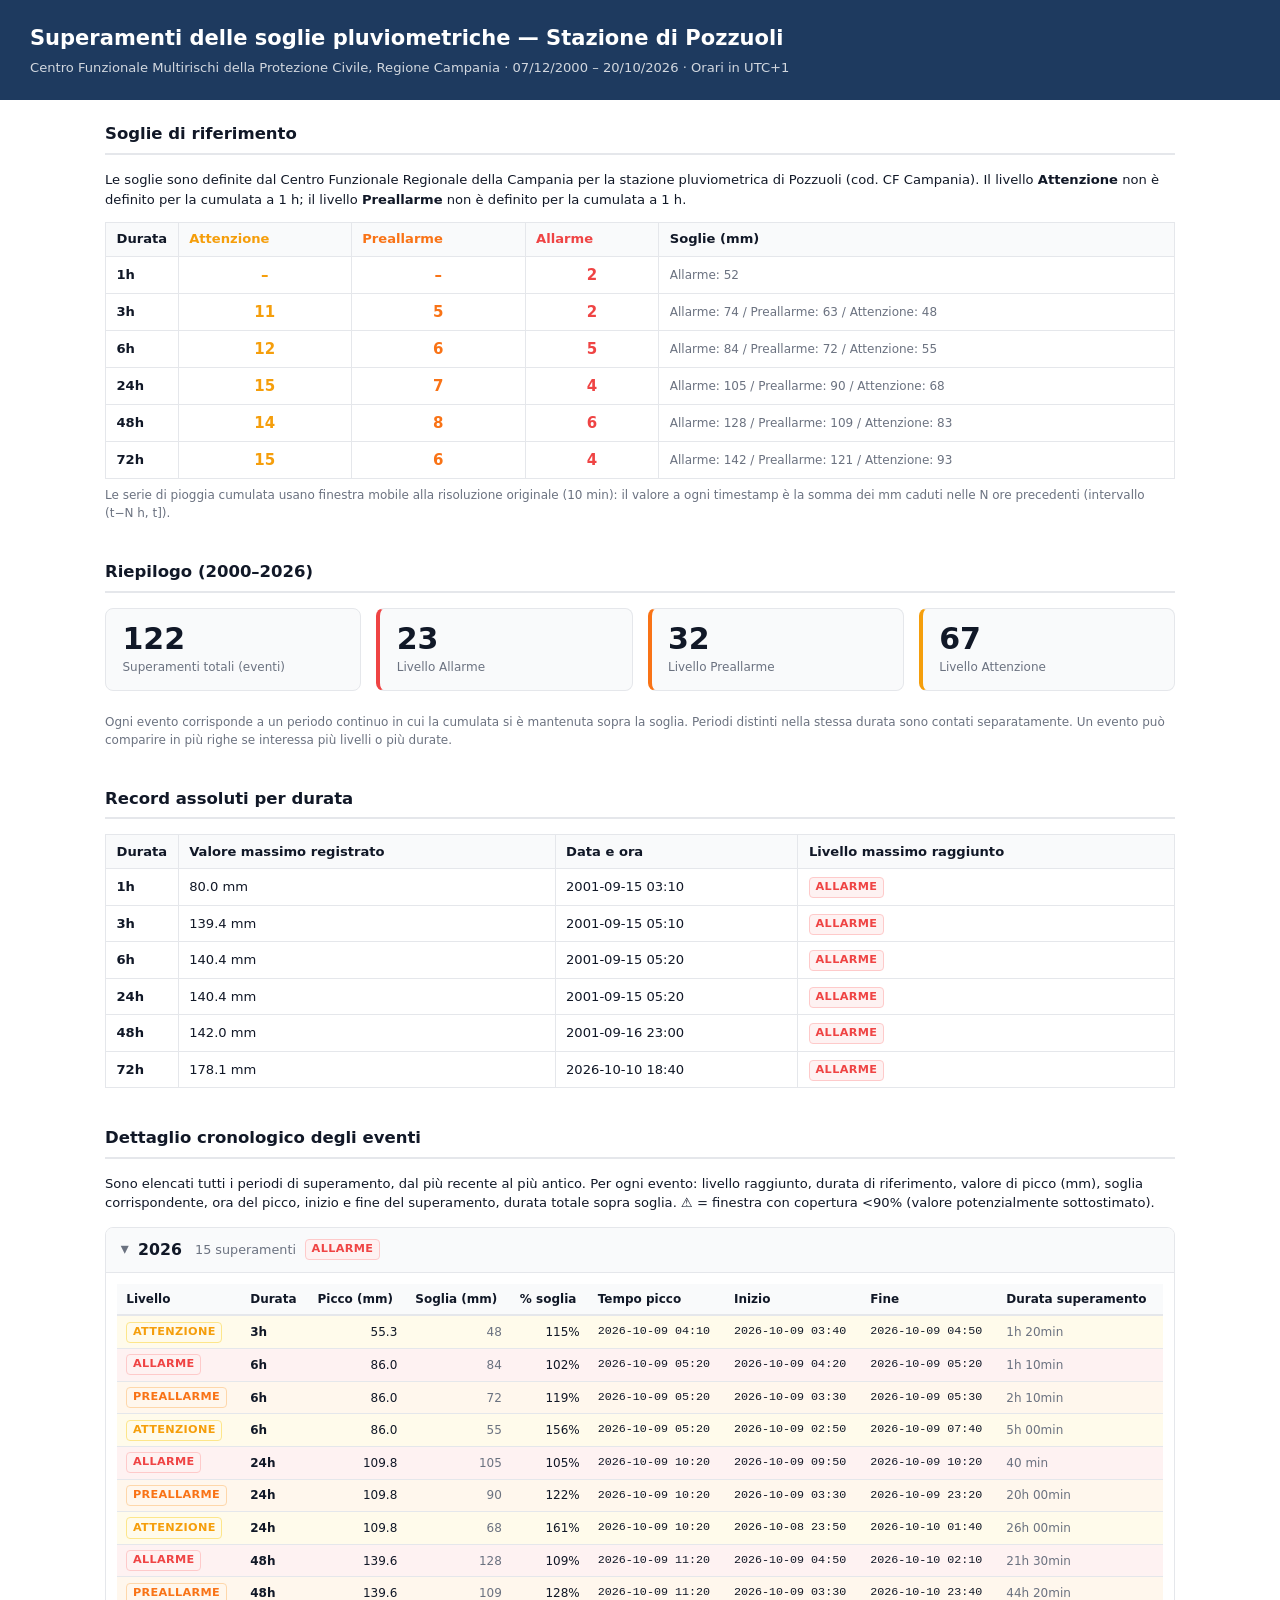
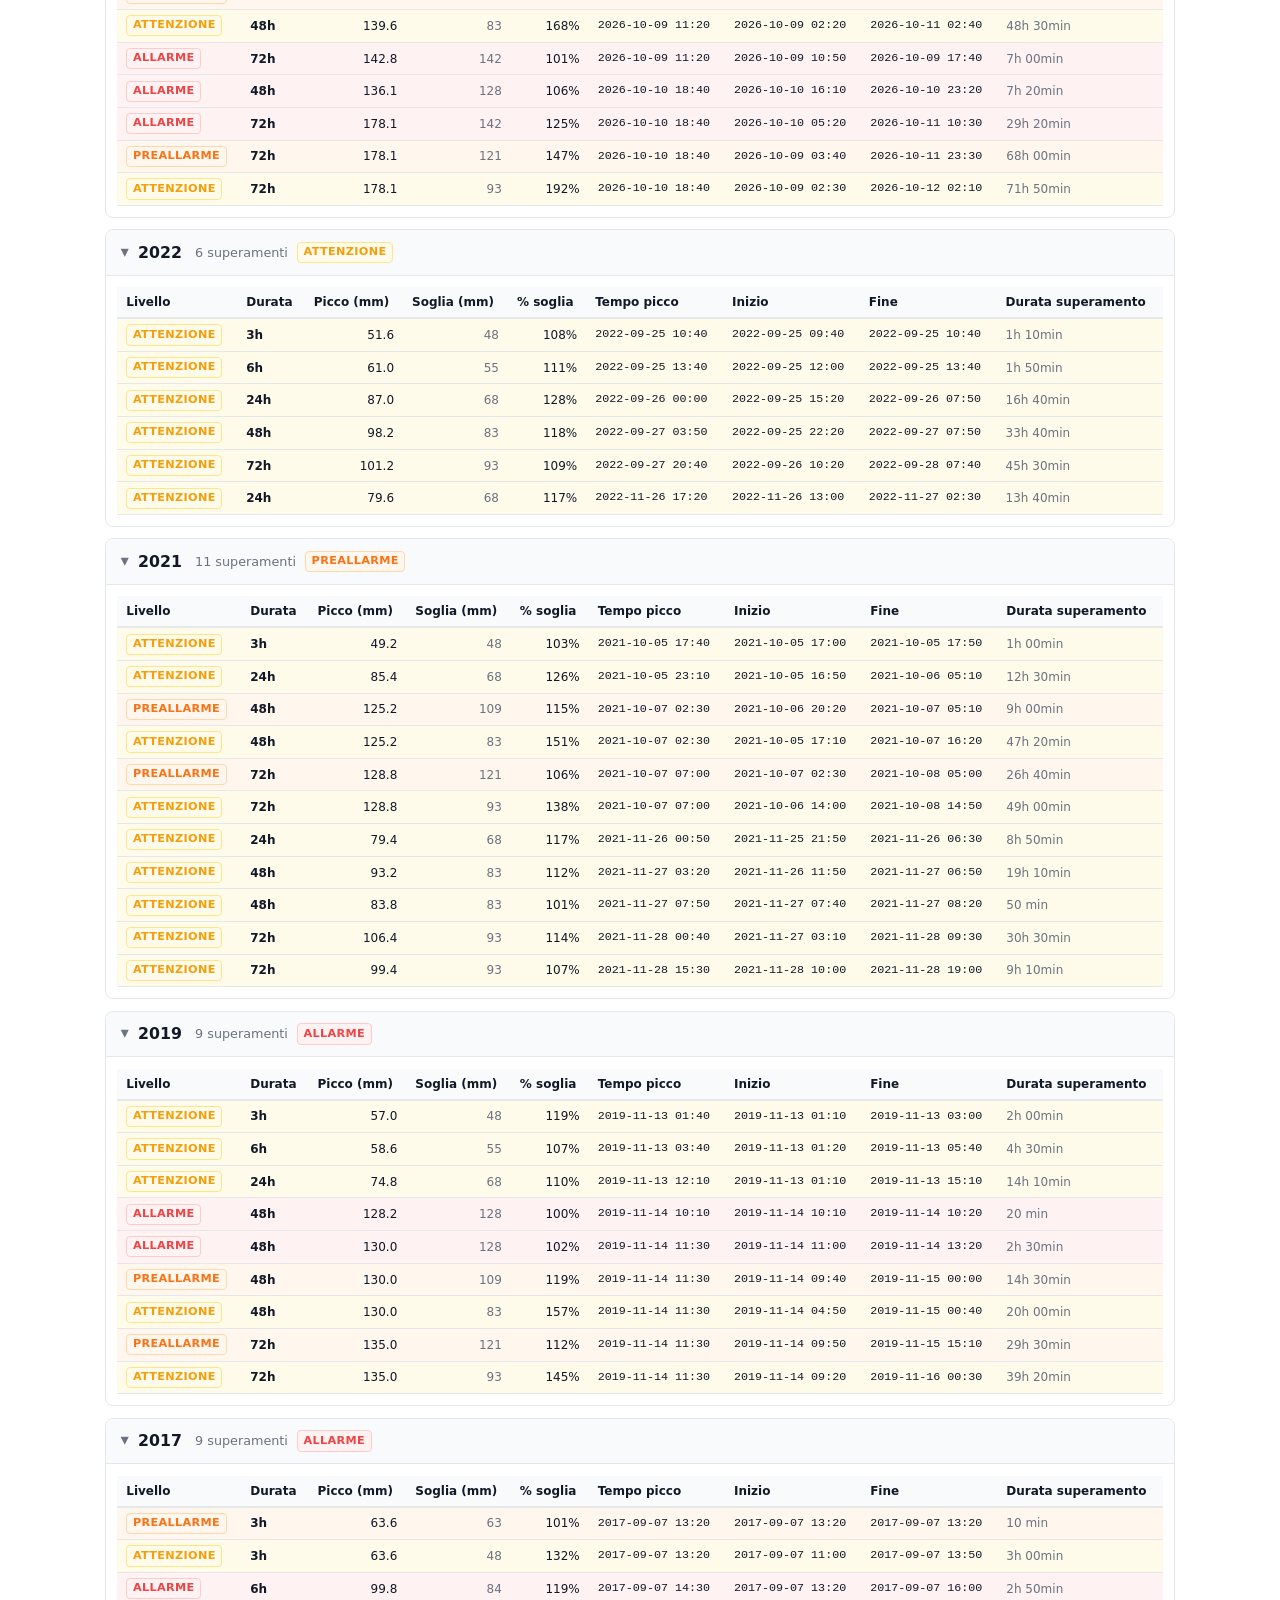
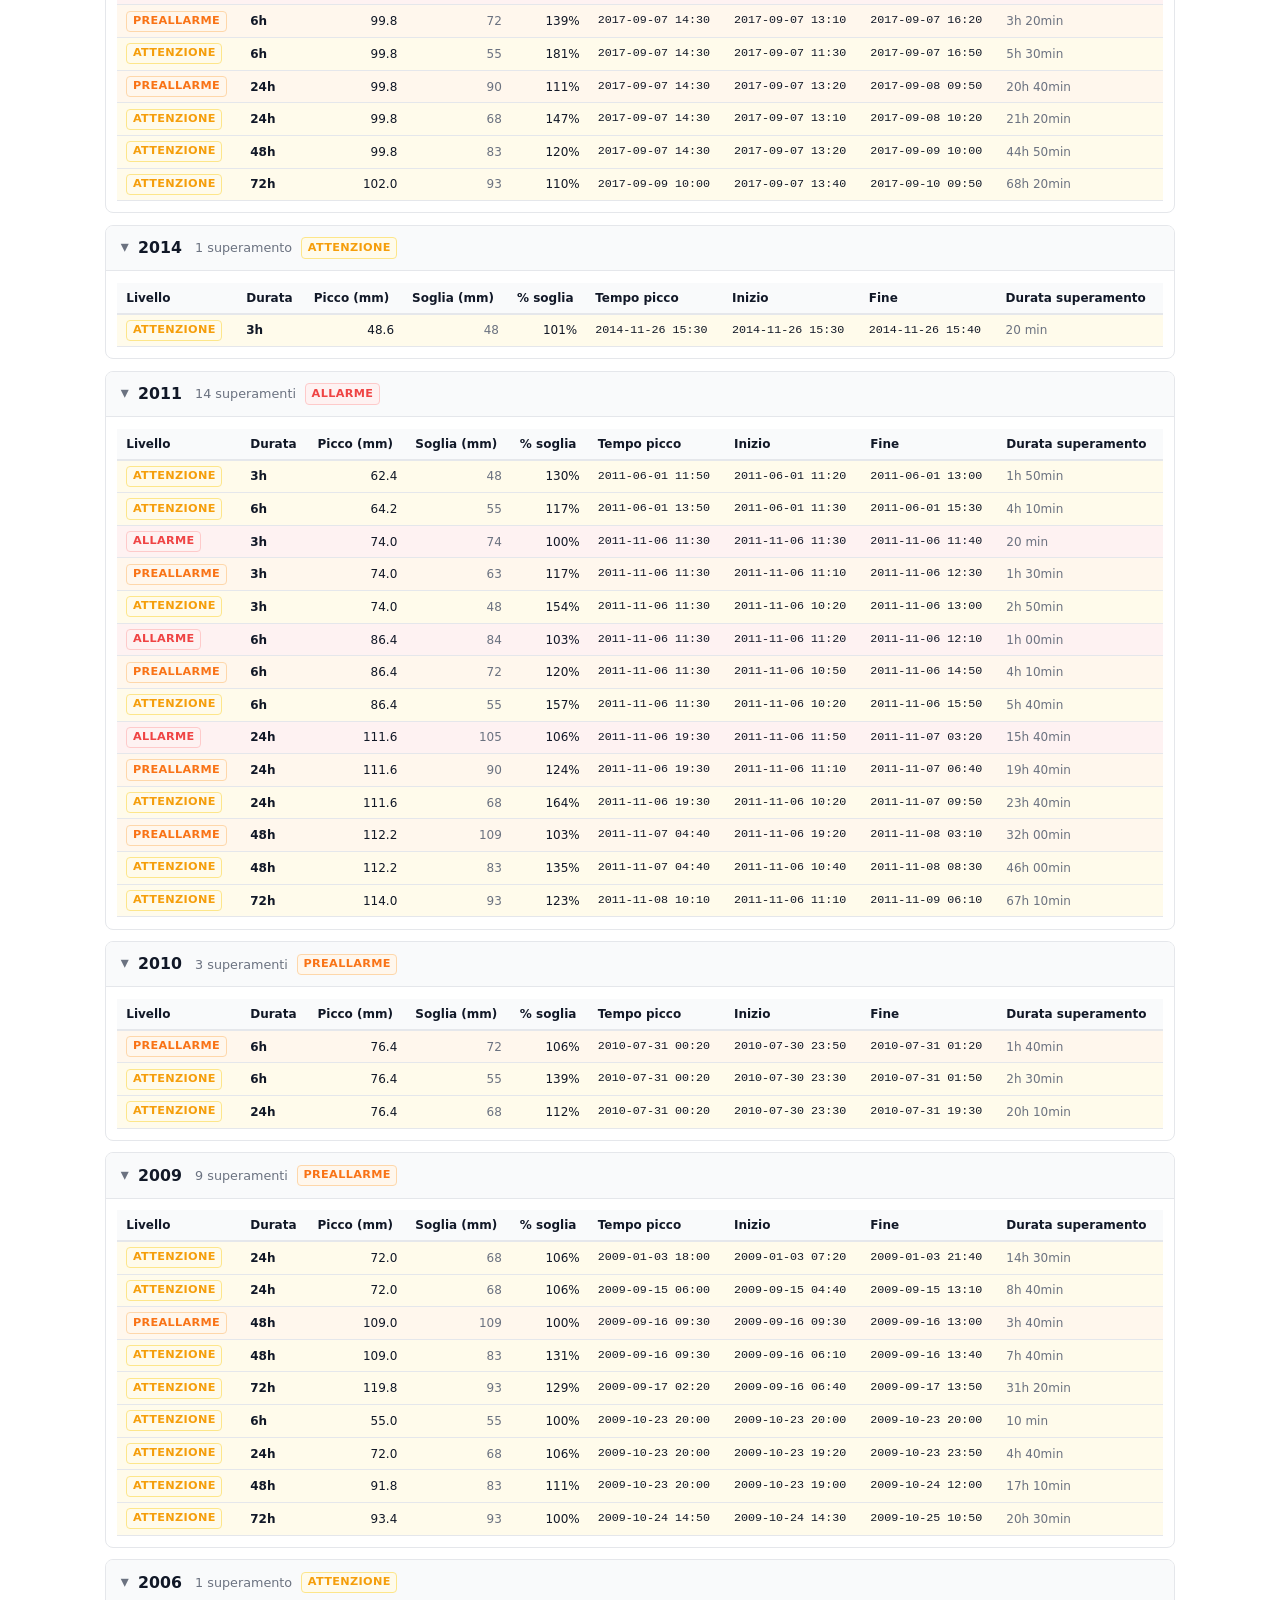
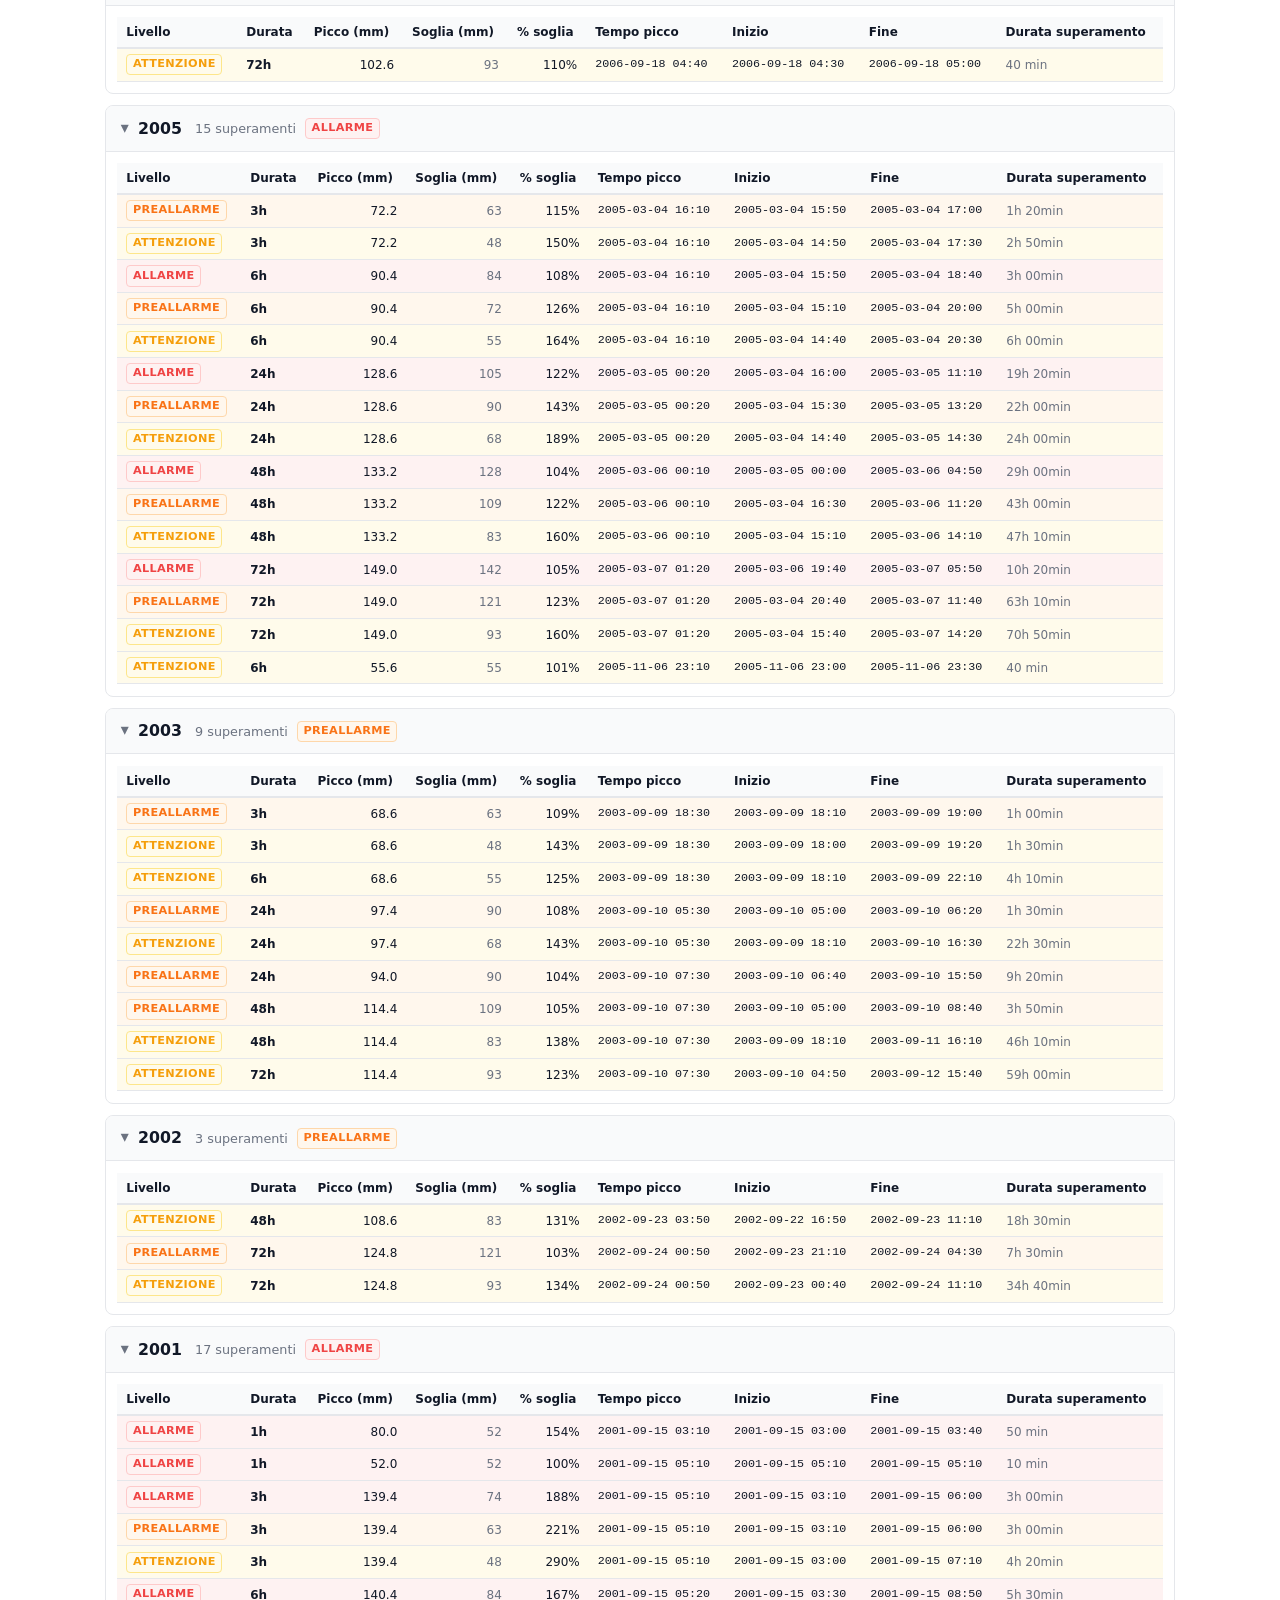
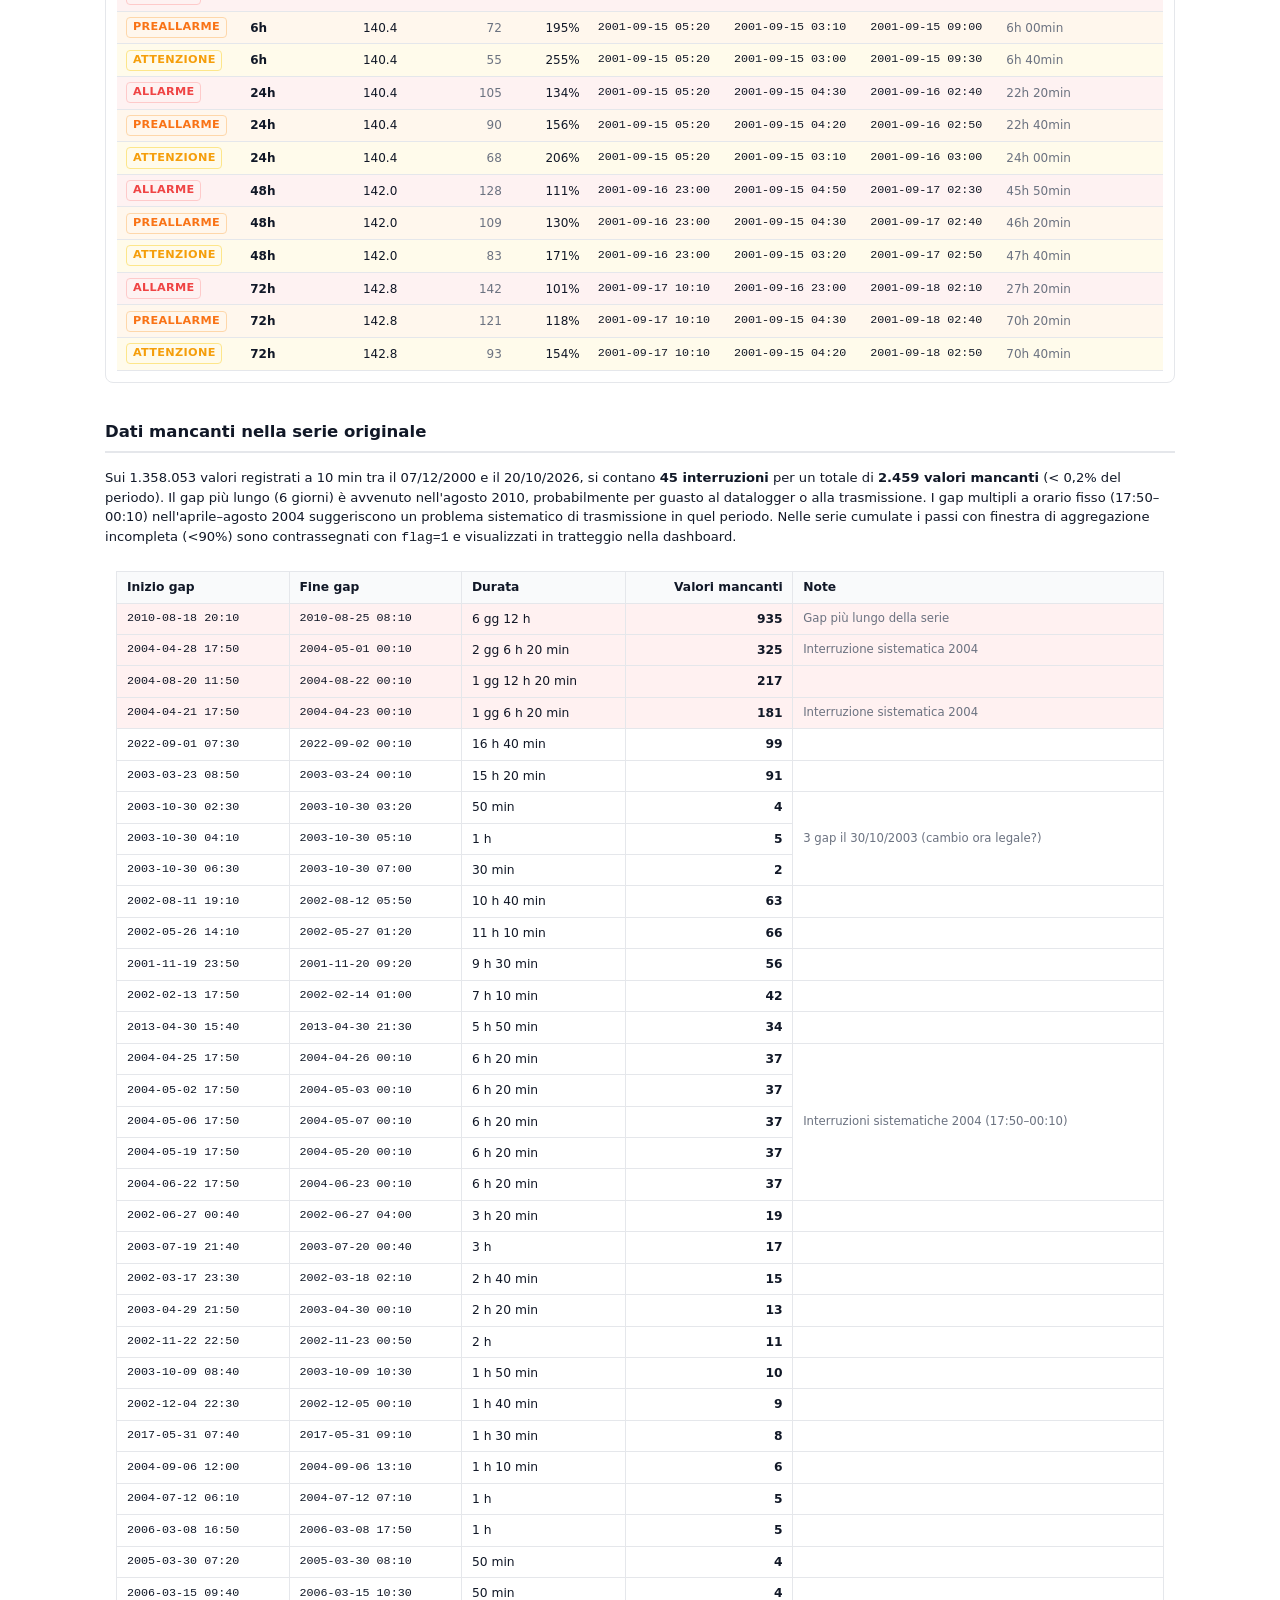
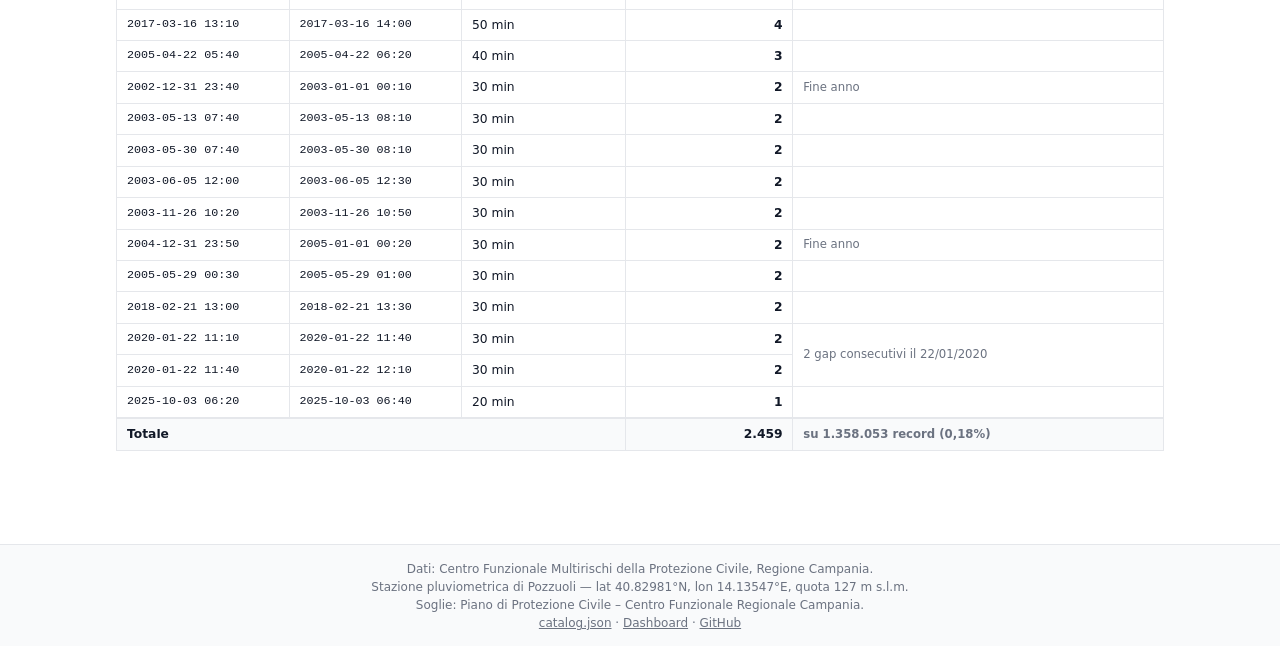
<file: pozzuoli_1.html>
<!doctype html>
<html lang="it">
<head>
<meta charset="utf-8">
<meta name="viewport" content="width=device-width, initial-scale=1">
<title>Superamenti soglie pluviometriche – Pozzuoli (2000–2026)</title>
<style>
:root {
  --att: #f59e0b; --att-bg: #fffbeb; --att-bd: #fde68a;
  --pre: #f97316; --pre-bg: #fff7ed; --pre-bd: #fed7aa;
  --all: #ef4444; --all-bg: #fef2f2; --all-bd: #fecaca;
  --muted: #6b7280; --border: #e5e7eb; --text: #111827;
  --surface: #ffffff; --surface2: #f9fafb;
  font-size: 15px;
}
@media (prefers-color-scheme: dark) {
  :root {
    --att: #fbbf24; --att-bg: #1c1505; --att-bd: #78450a;
    --pre: #fb923c; --pre-bg: #1c0e05; --pre-bd: #7c3200;
    --all: #f87171; --all-bg: #1f0808; --all-bd: #7f1d1d;
    --muted: #9ca3af; --border: #374151; --text: #f3f4f6;
    --surface: #111827; --surface2: #1f2937;
  }
}
* { box-sizing: border-box; margin: 0; padding: 0; }
body { font-family: system-ui, -apple-system, Segoe UI, Roboto, sans-serif; color: var(--text); background: var(--surface); line-height: 1.5; }
a { color: inherit; }

/* ---- header ---- */
header { background: #1e3a5f; color: #fff; padding: 1.5rem 2rem; }
header h1 { font-size: 1.4rem; font-weight: 700; }
header p { font-size: .875rem; opacity: .8; margin-top: .25rem; }

/* ---- main ---- */
main { max-width: 1100px; margin: 0 auto; padding: 1.5rem 1rem 3rem; }
section { margin-bottom: 2.5rem; }
h2 { font-size: 1.1rem; font-weight: 700; border-bottom: 2px solid var(--border); padding-bottom: .4rem; margin-bottom: 1rem; }
h3 { font-size: 1rem; font-weight: 600; margin-bottom: .6rem; }

/* ---- kpi cards ---- */
.kpi-row { display: flex; gap: 1rem; flex-wrap: wrap; margin-bottom: 1.5rem; }
.kpi { flex: 1 1 140px; background: var(--surface2); border: 1px solid var(--border); border-radius: 8px; padding: .9rem 1.1rem; }
.kpi .val { font-size: 2rem; font-weight: 700; line-height: 1.1; }
.kpi .lbl { font-size: .8rem; color: var(--muted); margin-top: .2rem; }
.kpi.att { border-left: 4px solid var(--att); }
.kpi.pre { border-left: 4px solid var(--pre); }
.kpi.all { border-left: 4px solid var(--all); }

/* ---- tabelle riepilogative ---- */
.sumtab, .rectab { width: 100%; border-collapse: collapse; font-size: .875rem; }
.sumtab th, .sumtab td, .rectab th, .rectab td { padding: .45rem .7rem; border: 1px solid var(--border); text-align: left; }
.sumtab thead th, .rectab thead th { background: var(--surface2); font-weight: 600; }
.sumtab .n { text-align: center; font-weight: 600; font-size: 1rem; }
.sumtab .col-att { color: var(--att); }
.sumtab .col-pre { color: var(--pre); }
.sumtab .col-all { color: var(--all); }
.sumtab .dur, .rectab .dur { font-weight: 700; width: 4rem; }
.sumtab .soglie { color: var(--muted); font-size: .8rem; }

/* ---- badge livello ---- */
.badge { display: inline-block; font-size: .75rem; font-weight: 700; border-radius: 4px; padding: .1em .5em; text-transform: uppercase; letter-spacing: .03em; }
.badge.att { background: var(--att-bg); color: var(--att); border: 1px solid var(--att-bd); }
.badge.pre { background: var(--pre-bg); color: var(--pre); border: 1px solid var(--pre-bd); }
.badge.all { background: var(--all-bg); color: var(--all); border: 1px solid var(--all-bd); }

/* ---- details per anno ---- */
details { margin-bottom: .75rem; border: 1px solid var(--border); border-radius: 8px; overflow: hidden; }
details[open] > summary { border-bottom: 1px solid var(--border); }
summary { display: flex; align-items: center; gap: .6rem; padding: .7rem 1rem; cursor: pointer; background: var(--surface2); list-style: none; user-select: none; }
summary::-webkit-details-marker { display: none; }
summary::before { content: "▶"; font-size: .7rem; color: var(--muted); transition: transform .15s; }
details[open] summary::before { transform: rotate(90deg); }
.yr { font-weight: 700; font-size: 1.05rem; min-width: 3.2rem; }
.ev-count { font-size: .85rem; color: var(--muted); }

/* ---- tabella eventi ---- */
.tbl-wrap { overflow-x: auto; padding: .75rem; }
.evtab { width: 100%; border-collapse: collapse; font-size: .8rem; white-space: nowrap; }
.evtab th { background: var(--surface2); padding: .4rem .6rem; text-align: left; border-bottom: 2px solid var(--border); font-weight: 600; position: sticky; top: 0; }
.evtab td { padding: .35rem .6rem; border-bottom: 1px solid var(--border); }
.evtab .num { text-align: right; font-variant-numeric: tabular-nums; }
.evtab .thr { color: var(--muted); }
.evtab .dur { font-weight: 700; }
.evtab .ts { font-family: ui-monospace, monospace; font-size: .78rem; }
.ev-att td { background: var(--att-bg); }
.ev-pre td { background: var(--pre-bg); }
.ev-all td { background: var(--all-bg); }
.evtab .dur-cell { color: var(--muted); }

/* ---- tabella gap ---- */
.gaptab { width: 100%; border-collapse: collapse; font-size: .82rem; }
.gaptab th, .gaptab td { padding: .4rem .65rem; border: 1px solid var(--border); text-align: left; }
.gaptab thead th { background: var(--surface2); font-weight: 600; }
.gaptab tfoot td { background: var(--surface2); font-weight: 600; border-top: 2px solid var(--border); }
.gaptab .ts { font-family: ui-monospace, monospace; font-size: .78rem; white-space: nowrap; }
.gaptab .n { text-align: right; font-variant-numeric: tabular-nums; font-weight: 600; }
.gaptab .gnote { color: var(--muted); font-size: .78rem; }
.gap-long td { background: #fff1f1; }
@media (prefers-color-scheme: dark) { .gap-long td { background: #1f0a0a; } }

/* ---- note ---- */
.note { font-size: .8rem; color: var(--muted); margin-top: .6rem; }
.note strong { color: var(--text); }

/* ---- footer ---- */
footer { background: var(--surface2); border-top: 1px solid var(--border); padding: 1rem 2rem; font-size: .8rem; color: var(--muted); text-align: center; }
</style>
</head>
<body>

<header>
  <h1>Superamenti delle soglie pluviometriche — Stazione di Pozzuoli</h1>
  <p>Centro Funzionale Multirischi della Protezione Civile, Regione Campania · 07/12/2000 – 20/10/2026 · Orari in UTC+1</p>
</header>

<main>

<section>
<h2>Soglie di riferimento</h2>
<p style="font-size:.875rem;margin-bottom:.8rem;">Le soglie sono definite dal Centro Funzionale Regionale della Campania per la stazione pluviometrica di Pozzuoli (cod. CF Campania). Il livello <strong>Attenzione</strong> non è definito per la cumulata a 1 h; il livello <strong>Preallarme</strong> non è definito per la cumulata a 1 h.</p>
<table class="sumtab">
<thead><tr><th>Durata</th>
<th class="col-att">Attenzione</th><th class="col-pre">Preallarme</th><th class="col-all">Allarme</th>
<th>Soglie (mm)</th></tr></thead><tbody>
<tr><td class="dur">1h</td>
<td class="n col-att">–</td>
<td class="n col-pre">–</td>
<td class="n col-all">2</td>
<td class="soglie">Allarme: 52</td></tr>
<tr><td class="dur">3h</td>
<td class="n col-att">11</td>
<td class="n col-pre">5</td>
<td class="n col-all">2</td>
<td class="soglie">Allarme: 74 / Preallarme: 63 / Attenzione: 48</td></tr>
<tr><td class="dur">6h</td>
<td class="n col-att">12</td>
<td class="n col-pre">6</td>
<td class="n col-all">5</td>
<td class="soglie">Allarme: 84 / Preallarme: 72 / Attenzione: 55</td></tr>
<tr><td class="dur">24h</td>
<td class="n col-att">15</td>
<td class="n col-pre">7</td>
<td class="n col-all">4</td>
<td class="soglie">Allarme: 105 / Preallarme: 90 / Attenzione: 68</td></tr>
<tr><td class="dur">48h</td>
<td class="n col-att">14</td>
<td class="n col-pre">8</td>
<td class="n col-all">6</td>
<td class="soglie">Allarme: 128 / Preallarme: 109 / Attenzione: 83</td></tr>
<tr><td class="dur">72h</td>
<td class="n col-att">15</td>
<td class="n col-pre">6</td>
<td class="n col-all">4</td>
<td class="soglie">Allarme: 142 / Preallarme: 121 / Attenzione: 93</td></tr>
</tbody></table>
<p class="note" style="margin-top:.5rem;">Le serie di pioggia cumulata usano finestra mobile alla risoluzione originale (10 min): il valore a ogni timestamp è la somma dei mm caduti nelle N ore precedenti (intervallo (t−N h, t]).</p>
</section>

<section>
<h2>Riepilogo (2000–2026)</h2>
<div class="kpi-row">
  <div class="kpi"><div class="val">122</div><div class="lbl">Superamenti totali (eventi)</div></div>
  <div class="kpi all"><div class="val">23</div><div class="lbl">Livello Allarme</div></div>
  <div class="kpi pre"><div class="val">32</div><div class="lbl">Livello Preallarme</div></div>
  <div class="kpi att"><div class="val">67</div><div class="lbl">Livello Attenzione</div></div>
</div>
<p class="note">Ogni evento corrisponde a un periodo continuo in cui la cumulata si è mantenuta sopra la soglia. Periodi distinti nella stessa durata sono contati separatamente. Un evento può comparire in più righe se interessa più livelli o più durate.</p>
</section>

<section>
<h2>Record assoluti per durata</h2>
<table class="rectab"><thead><tr><th>Durata</th><th>Valore massimo registrato</th><th>Data e ora</th><th>Livello massimo raggiunto</th></tr></thead><tbody>
<tr><td class="dur">1h</td><td class="num">80.0 mm</td><td class="ts">2001-09-15 03:10</td><td><span class="badge all">Allarme</span></td></tr>
<tr><td class="dur">3h</td><td class="num">139.4 mm</td><td class="ts">2001-09-15 05:10</td><td><span class="badge all">Allarme</span></td></tr>
<tr><td class="dur">6h</td><td class="num">140.4 mm</td><td class="ts">2001-09-15 05:20</td><td><span class="badge all">Allarme</span></td></tr>
<tr><td class="dur">24h</td><td class="num">140.4 mm</td><td class="ts">2001-09-15 05:20</td><td><span class="badge all">Allarme</span></td></tr>
<tr><td class="dur">48h</td><td class="num">142.0 mm</td><td class="ts">2001-09-16 23:00</td><td><span class="badge all">Allarme</span></td></tr>
<tr><td class="dur">72h</td><td class="num">178.1 mm</td><td class="ts">2026-10-10 18:40</td><td><span class="badge all">Allarme</span></td></tr>
</tbody></table>
</section>

<section>
<h2>Dettaglio cronologico degli eventi</h2>
<p style="font-size:.875rem;margin-bottom:.9rem;">Sono elencati tutti i periodi di superamento, dal più recente al più antico. Per ogni evento: livello raggiunto, durata di riferimento, valore di picco (mm), soglia corrispondente, ora del picco, inizio e fine del superamento, durata totale sopra soglia. ⚠ = finestra con copertura &lt;90% (valore potenzialmente sottostimato).</p>

<details open>
  <summary><span class="yr">2026</span> <span class="ev-count">15 superamenti</span> <span class="badge all">Allarme</span></summary>
  <div class="tbl-wrap">
  <table class="evtab">
    <thead><tr>
      <th>Livello</th><th>Durata</th>
      <th title="Valore di picco registrato">Picco (mm)</th>
      <th title="Valore soglia">Soglia (mm)</th>
      <th>% soglia</th>
      <th>Tempo picco</th><th>Inizio</th><th>Fine</th>
      <th>Durata superamento</th>
    </tr></thead>
    <tbody><tr class="ev-att"><td><span class="badge att">Attenzione</span></td><td class="dur">3h</td><td class="num">55.3</td><td class="num thr">48</td><td class="num">115%</td><td class="ts">2026-10-09 04:10</td><td class="ts">2026-10-09 03:40</td><td class="ts">2026-10-09 04:50</td><td class="dur-cell">1h 20min</td></tr>
<tr class="ev-all"><td><span class="badge all">Allarme</span></td><td class="dur">6h</td><td class="num">86.0</td><td class="num thr">84</td><td class="num">102%</td><td class="ts">2026-10-09 05:20</td><td class="ts">2026-10-09 04:20</td><td class="ts">2026-10-09 05:20</td><td class="dur-cell">1h 10min</td></tr>
<tr class="ev-pre"><td><span class="badge pre">Preallarme</span></td><td class="dur">6h</td><td class="num">86.0</td><td class="num thr">72</td><td class="num">119%</td><td class="ts">2026-10-09 05:20</td><td class="ts">2026-10-09 03:30</td><td class="ts">2026-10-09 05:30</td><td class="dur-cell">2h 10min</td></tr>
<tr class="ev-att"><td><span class="badge att">Attenzione</span></td><td class="dur">6h</td><td class="num">86.0</td><td class="num thr">55</td><td class="num">156%</td><td class="ts">2026-10-09 05:20</td><td class="ts">2026-10-09 02:50</td><td class="ts">2026-10-09 07:40</td><td class="dur-cell">5h 00min</td></tr>
<tr class="ev-all"><td><span class="badge all">Allarme</span></td><td class="dur">24h</td><td class="num">109.8</td><td class="num thr">105</td><td class="num">105%</td><td class="ts">2026-10-09 10:20</td><td class="ts">2026-10-09 09:50</td><td class="ts">2026-10-09 10:20</td><td class="dur-cell">40 min</td></tr>
<tr class="ev-pre"><td><span class="badge pre">Preallarme</span></td><td class="dur">24h</td><td class="num">109.8</td><td class="num thr">90</td><td class="num">122%</td><td class="ts">2026-10-09 10:20</td><td class="ts">2026-10-09 03:30</td><td class="ts">2026-10-09 23:20</td><td class="dur-cell">20h 00min</td></tr>
<tr class="ev-att"><td><span class="badge att">Attenzione</span></td><td class="dur">24h</td><td class="num">109.8</td><td class="num thr">68</td><td class="num">161%</td><td class="ts">2026-10-09 10:20</td><td class="ts">2026-10-08 23:50</td><td class="ts">2026-10-10 01:40</td><td class="dur-cell">26h 00min</td></tr>
<tr class="ev-all"><td><span class="badge all">Allarme</span></td><td class="dur">48h</td><td class="num">139.6</td><td class="num thr">128</td><td class="num">109%</td><td class="ts">2026-10-09 11:20</td><td class="ts">2026-10-09 04:50</td><td class="ts">2026-10-10 02:10</td><td class="dur-cell">21h 30min</td></tr>
<tr class="ev-pre"><td><span class="badge pre">Preallarme</span></td><td class="dur">48h</td><td class="num">139.6</td><td class="num thr">109</td><td class="num">128%</td><td class="ts">2026-10-09 11:20</td><td class="ts">2026-10-09 03:30</td><td class="ts">2026-10-10 23:40</td><td class="dur-cell">44h 20min</td></tr>
<tr class="ev-att"><td><span class="badge att">Attenzione</span></td><td class="dur">48h</td><td class="num">139.6</td><td class="num thr">83</td><td class="num">168%</td><td class="ts">2026-10-09 11:20</td><td class="ts">2026-10-09 02:20</td><td class="ts">2026-10-11 02:40</td><td class="dur-cell">48h 30min</td></tr>
<tr class="ev-all"><td><span class="badge all">Allarme</span></td><td class="dur">72h</td><td class="num">142.8</td><td class="num thr">142</td><td class="num">101%</td><td class="ts">2026-10-09 11:20</td><td class="ts">2026-10-09 10:50</td><td class="ts">2026-10-09 17:40</td><td class="dur-cell">7h 00min</td></tr>
<tr class="ev-all"><td><span class="badge all">Allarme</span></td><td class="dur">48h</td><td class="num">136.1</td><td class="num thr">128</td><td class="num">106%</td><td class="ts">2026-10-10 18:40</td><td class="ts">2026-10-10 16:10</td><td class="ts">2026-10-10 23:20</td><td class="dur-cell">7h 20min</td></tr>
<tr class="ev-all"><td><span class="badge all">Allarme</span></td><td class="dur">72h</td><td class="num">178.1</td><td class="num thr">142</td><td class="num">125%</td><td class="ts">2026-10-10 18:40</td><td class="ts">2026-10-10 05:20</td><td class="ts">2026-10-11 10:30</td><td class="dur-cell">29h 20min</td></tr>
<tr class="ev-pre"><td><span class="badge pre">Preallarme</span></td><td class="dur">72h</td><td class="num">178.1</td><td class="num thr">121</td><td class="num">147%</td><td class="ts">2026-10-10 18:40</td><td class="ts">2026-10-09 03:40</td><td class="ts">2026-10-11 23:30</td><td class="dur-cell">68h 00min</td></tr>
<tr class="ev-att"><td><span class="badge att">Attenzione</span></td><td class="dur">72h</td><td class="num">178.1</td><td class="num thr">93</td><td class="num">192%</td><td class="ts">2026-10-10 18:40</td><td class="ts">2026-10-09 02:30</td><td class="ts">2026-10-12 02:10</td><td class="dur-cell">71h 50min</td></tr></tbody>
  </table>
  </div>
</details>

<details open>
  <summary><span class="yr">2022</span> <span class="ev-count">6 superamenti</span> <span class="badge att">Attenzione</span></summary>
  <div class="tbl-wrap">
  <table class="evtab">
    <thead><tr>
      <th>Livello</th><th>Durata</th>
      <th title="Valore di picco registrato">Picco (mm)</th>
      <th title="Valore soglia">Soglia (mm)</th>
      <th>% soglia</th>
      <th>Tempo picco</th><th>Inizio</th><th>Fine</th>
      <th>Durata superamento</th>
    </tr></thead>
    <tbody><tr class="ev-att"><td><span class="badge att">Attenzione</span></td><td class="dur">3h</td><td class="num">51.6</td><td class="num thr">48</td><td class="num">108%</td><td class="ts">2022-09-25 10:40</td><td class="ts">2022-09-25 09:40</td><td class="ts">2022-09-25 10:40</td><td class="dur-cell">1h 10min</td></tr>
<tr class="ev-att"><td><span class="badge att">Attenzione</span></td><td class="dur">6h</td><td class="num">61.0</td><td class="num thr">55</td><td class="num">111%</td><td class="ts">2022-09-25 13:40</td><td class="ts">2022-09-25 12:00</td><td class="ts">2022-09-25 13:40</td><td class="dur-cell">1h 50min</td></tr>
<tr class="ev-att"><td><span class="badge att">Attenzione</span></td><td class="dur">24h</td><td class="num">87.0</td><td class="num thr">68</td><td class="num">128%</td><td class="ts">2022-09-26 00:00</td><td class="ts">2022-09-25 15:20</td><td class="ts">2022-09-26 07:50</td><td class="dur-cell">16h 40min</td></tr>
<tr class="ev-att"><td><span class="badge att">Attenzione</span></td><td class="dur">48h</td><td class="num">98.2</td><td class="num thr">83</td><td class="num">118%</td><td class="ts">2022-09-27 03:50</td><td class="ts">2022-09-25 22:20</td><td class="ts">2022-09-27 07:50</td><td class="dur-cell">33h 40min</td></tr>
<tr class="ev-att"><td><span class="badge att">Attenzione</span></td><td class="dur">72h</td><td class="num">101.2</td><td class="num thr">93</td><td class="num">109%</td><td class="ts">2022-09-27 20:40</td><td class="ts">2022-09-26 10:20</td><td class="ts">2022-09-28 07:40</td><td class="dur-cell">45h 30min</td></tr>
<tr class="ev-att"><td><span class="badge att">Attenzione</span></td><td class="dur">24h</td><td class="num">79.6</td><td class="num thr">68</td><td class="num">117%</td><td class="ts">2022-11-26 17:20</td><td class="ts">2022-11-26 13:00</td><td class="ts">2022-11-27 02:30</td><td class="dur-cell">13h 40min</td></tr></tbody>
  </table>
  </div>
</details>

<details open>
  <summary><span class="yr">2021</span> <span class="ev-count">11 superamenti</span> <span class="badge pre">Preallarme</span></summary>
  <div class="tbl-wrap">
  <table class="evtab">
    <thead><tr>
      <th>Livello</th><th>Durata</th>
      <th title="Valore di picco registrato">Picco (mm)</th>
      <th title="Valore soglia">Soglia (mm)</th>
      <th>% soglia</th>
      <th>Tempo picco</th><th>Inizio</th><th>Fine</th>
      <th>Durata superamento</th>
    </tr></thead>
    <tbody><tr class="ev-att"><td><span class="badge att">Attenzione</span></td><td class="dur">3h</td><td class="num">49.2</td><td class="num thr">48</td><td class="num">103%</td><td class="ts">2021-10-05 17:40</td><td class="ts">2021-10-05 17:00</td><td class="ts">2021-10-05 17:50</td><td class="dur-cell">1h 00min</td></tr>
<tr class="ev-att"><td><span class="badge att">Attenzione</span></td><td class="dur">24h</td><td class="num">85.4</td><td class="num thr">68</td><td class="num">126%</td><td class="ts">2021-10-05 23:10</td><td class="ts">2021-10-05 16:50</td><td class="ts">2021-10-06 05:10</td><td class="dur-cell">12h 30min</td></tr>
<tr class="ev-pre"><td><span class="badge pre">Preallarme</span></td><td class="dur">48h</td><td class="num">125.2</td><td class="num thr">109</td><td class="num">115%</td><td class="ts">2021-10-07 02:30</td><td class="ts">2021-10-06 20:20</td><td class="ts">2021-10-07 05:10</td><td class="dur-cell">9h 00min</td></tr>
<tr class="ev-att"><td><span class="badge att">Attenzione</span></td><td class="dur">48h</td><td class="num">125.2</td><td class="num thr">83</td><td class="num">151%</td><td class="ts">2021-10-07 02:30</td><td class="ts">2021-10-05 17:10</td><td class="ts">2021-10-07 16:20</td><td class="dur-cell">47h 20min</td></tr>
<tr class="ev-pre"><td><span class="badge pre">Preallarme</span></td><td class="dur">72h</td><td class="num">128.8</td><td class="num thr">121</td><td class="num">106%</td><td class="ts">2021-10-07 07:00</td><td class="ts">2021-10-07 02:30</td><td class="ts">2021-10-08 05:00</td><td class="dur-cell">26h 40min</td></tr>
<tr class="ev-att"><td><span class="badge att">Attenzione</span></td><td class="dur">72h</td><td class="num">128.8</td><td class="num thr">93</td><td class="num">138%</td><td class="ts">2021-10-07 07:00</td><td class="ts">2021-10-06 14:00</td><td class="ts">2021-10-08 14:50</td><td class="dur-cell">49h 00min</td></tr>
<tr class="ev-att"><td><span class="badge att">Attenzione</span></td><td class="dur">24h</td><td class="num">79.4</td><td class="num thr">68</td><td class="num">117%</td><td class="ts">2021-11-26 00:50</td><td class="ts">2021-11-25 21:50</td><td class="ts">2021-11-26 06:30</td><td class="dur-cell">8h 50min</td></tr>
<tr class="ev-att"><td><span class="badge att">Attenzione</span></td><td class="dur">48h</td><td class="num">93.2</td><td class="num thr">83</td><td class="num">112%</td><td class="ts">2021-11-27 03:20</td><td class="ts">2021-11-26 11:50</td><td class="ts">2021-11-27 06:50</td><td class="dur-cell">19h 10min</td></tr>
<tr class="ev-att"><td><span class="badge att">Attenzione</span></td><td class="dur">48h</td><td class="num">83.8</td><td class="num thr">83</td><td class="num">101%</td><td class="ts">2021-11-27 07:50</td><td class="ts">2021-11-27 07:40</td><td class="ts">2021-11-27 08:20</td><td class="dur-cell">50 min</td></tr>
<tr class="ev-att"><td><span class="badge att">Attenzione</span></td><td class="dur">72h</td><td class="num">106.4</td><td class="num thr">93</td><td class="num">114%</td><td class="ts">2021-11-28 00:40</td><td class="ts">2021-11-27 03:10</td><td class="ts">2021-11-28 09:30</td><td class="dur-cell">30h 30min</td></tr>
<tr class="ev-att"><td><span class="badge att">Attenzione</span></td><td class="dur">72h</td><td class="num">99.4</td><td class="num thr">93</td><td class="num">107%</td><td class="ts">2021-11-28 15:30</td><td class="ts">2021-11-28 10:00</td><td class="ts">2021-11-28 19:00</td><td class="dur-cell">9h 10min</td></tr></tbody>
  </table>
  </div>
</details>

<details open>
  <summary><span class="yr">2019</span> <span class="ev-count">9 superamenti</span> <span class="badge all">Allarme</span></summary>
  <div class="tbl-wrap">
  <table class="evtab">
    <thead><tr>
      <th>Livello</th><th>Durata</th>
      <th title="Valore di picco registrato">Picco (mm)</th>
      <th title="Valore soglia">Soglia (mm)</th>
      <th>% soglia</th>
      <th>Tempo picco</th><th>Inizio</th><th>Fine</th>
      <th>Durata superamento</th>
    </tr></thead>
    <tbody><tr class="ev-att"><td><span class="badge att">Attenzione</span></td><td class="dur">3h</td><td class="num">57.0</td><td class="num thr">48</td><td class="num">119%</td><td class="ts">2019-11-13 01:40</td><td class="ts">2019-11-13 01:10</td><td class="ts">2019-11-13 03:00</td><td class="dur-cell">2h 00min</td></tr>
<tr class="ev-att"><td><span class="badge att">Attenzione</span></td><td class="dur">6h</td><td class="num">58.6</td><td class="num thr">55</td><td class="num">107%</td><td class="ts">2019-11-13 03:40</td><td class="ts">2019-11-13 01:20</td><td class="ts">2019-11-13 05:40</td><td class="dur-cell">4h 30min</td></tr>
<tr class="ev-att"><td><span class="badge att">Attenzione</span></td><td class="dur">24h</td><td class="num">74.8</td><td class="num thr">68</td><td class="num">110%</td><td class="ts">2019-11-13 12:10</td><td class="ts">2019-11-13 01:10</td><td class="ts">2019-11-13 15:10</td><td class="dur-cell">14h 10min</td></tr>
<tr class="ev-all"><td><span class="badge all">Allarme</span></td><td class="dur">48h</td><td class="num">128.2</td><td class="num thr">128</td><td class="num">100%</td><td class="ts">2019-11-14 10:10</td><td class="ts">2019-11-14 10:10</td><td class="ts">2019-11-14 10:20</td><td class="dur-cell">20 min</td></tr>
<tr class="ev-all"><td><span class="badge all">Allarme</span></td><td class="dur">48h</td><td class="num">130.0</td><td class="num thr">128</td><td class="num">102%</td><td class="ts">2019-11-14 11:30</td><td class="ts">2019-11-14 11:00</td><td class="ts">2019-11-14 13:20</td><td class="dur-cell">2h 30min</td></tr>
<tr class="ev-pre"><td><span class="badge pre">Preallarme</span></td><td class="dur">48h</td><td class="num">130.0</td><td class="num thr">109</td><td class="num">119%</td><td class="ts">2019-11-14 11:30</td><td class="ts">2019-11-14 09:40</td><td class="ts">2019-11-15 00:00</td><td class="dur-cell">14h 30min</td></tr>
<tr class="ev-att"><td><span class="badge att">Attenzione</span></td><td class="dur">48h</td><td class="num">130.0</td><td class="num thr">83</td><td class="num">157%</td><td class="ts">2019-11-14 11:30</td><td class="ts">2019-11-14 04:50</td><td class="ts">2019-11-15 00:40</td><td class="dur-cell">20h 00min</td></tr>
<tr class="ev-pre"><td><span class="badge pre">Preallarme</span></td><td class="dur">72h</td><td class="num">135.0</td><td class="num thr">121</td><td class="num">112%</td><td class="ts">2019-11-14 11:30</td><td class="ts">2019-11-14 09:50</td><td class="ts">2019-11-15 15:10</td><td class="dur-cell">29h 30min</td></tr>
<tr class="ev-att"><td><span class="badge att">Attenzione</span></td><td class="dur">72h</td><td class="num">135.0</td><td class="num thr">93</td><td class="num">145%</td><td class="ts">2019-11-14 11:30</td><td class="ts">2019-11-14 09:20</td><td class="ts">2019-11-16 00:30</td><td class="dur-cell">39h 20min</td></tr></tbody>
  </table>
  </div>
</details>

<details open>
  <summary><span class="yr">2017</span> <span class="ev-count">9 superamenti</span> <span class="badge all">Allarme</span></summary>
  <div class="tbl-wrap">
  <table class="evtab">
    <thead><tr>
      <th>Livello</th><th>Durata</th>
      <th title="Valore di picco registrato">Picco (mm)</th>
      <th title="Valore soglia">Soglia (mm)</th>
      <th>% soglia</th>
      <th>Tempo picco</th><th>Inizio</th><th>Fine</th>
      <th>Durata superamento</th>
    </tr></thead>
    <tbody><tr class="ev-pre"><td><span class="badge pre">Preallarme</span></td><td class="dur">3h</td><td class="num">63.6</td><td class="num thr">63</td><td class="num">101%</td><td class="ts">2017-09-07 13:20</td><td class="ts">2017-09-07 13:20</td><td class="ts">2017-09-07 13:20</td><td class="dur-cell">10 min</td></tr>
<tr class="ev-att"><td><span class="badge att">Attenzione</span></td><td class="dur">3h</td><td class="num">63.6</td><td class="num thr">48</td><td class="num">132%</td><td class="ts">2017-09-07 13:20</td><td class="ts">2017-09-07 11:00</td><td class="ts">2017-09-07 13:50</td><td class="dur-cell">3h 00min</td></tr>
<tr class="ev-all"><td><span class="badge all">Allarme</span></td><td class="dur">6h</td><td class="num">99.8</td><td class="num thr">84</td><td class="num">119%</td><td class="ts">2017-09-07 14:30</td><td class="ts">2017-09-07 13:20</td><td class="ts">2017-09-07 16:00</td><td class="dur-cell">2h 50min</td></tr>
<tr class="ev-pre"><td><span class="badge pre">Preallarme</span></td><td class="dur">6h</td><td class="num">99.8</td><td class="num thr">72</td><td class="num">139%</td><td class="ts">2017-09-07 14:30</td><td class="ts">2017-09-07 13:10</td><td class="ts">2017-09-07 16:20</td><td class="dur-cell">3h 20min</td></tr>
<tr class="ev-att"><td><span class="badge att">Attenzione</span></td><td class="dur">6h</td><td class="num">99.8</td><td class="num thr">55</td><td class="num">181%</td><td class="ts">2017-09-07 14:30</td><td class="ts">2017-09-07 11:30</td><td class="ts">2017-09-07 16:50</td><td class="dur-cell">5h 30min</td></tr>
<tr class="ev-pre"><td><span class="badge pre">Preallarme</span></td><td class="dur">24h</td><td class="num">99.8</td><td class="num thr">90</td><td class="num">111%</td><td class="ts">2017-09-07 14:30</td><td class="ts">2017-09-07 13:20</td><td class="ts">2017-09-08 09:50</td><td class="dur-cell">20h 40min</td></tr>
<tr class="ev-att"><td><span class="badge att">Attenzione</span></td><td class="dur">24h</td><td class="num">99.8</td><td class="num thr">68</td><td class="num">147%</td><td class="ts">2017-09-07 14:30</td><td class="ts">2017-09-07 13:10</td><td class="ts">2017-09-08 10:20</td><td class="dur-cell">21h 20min</td></tr>
<tr class="ev-att"><td><span class="badge att">Attenzione</span></td><td class="dur">48h</td><td class="num">99.8</td><td class="num thr">83</td><td class="num">120%</td><td class="ts">2017-09-07 14:30</td><td class="ts">2017-09-07 13:20</td><td class="ts">2017-09-09 10:00</td><td class="dur-cell">44h 50min</td></tr>
<tr class="ev-att"><td><span class="badge att">Attenzione</span></td><td class="dur">72h</td><td class="num">102.0</td><td class="num thr">93</td><td class="num">110%</td><td class="ts">2017-09-09 10:00</td><td class="ts">2017-09-07 13:40</td><td class="ts">2017-09-10 09:50</td><td class="dur-cell">68h 20min</td></tr></tbody>
  </table>
  </div>
</details>

<details open>
  <summary><span class="yr">2014</span> <span class="ev-count">1 superamento</span> <span class="badge att">Attenzione</span></summary>
  <div class="tbl-wrap">
  <table class="evtab">
    <thead><tr>
      <th>Livello</th><th>Durata</th>
      <th title="Valore di picco registrato">Picco (mm)</th>
      <th title="Valore soglia">Soglia (mm)</th>
      <th>% soglia</th>
      <th>Tempo picco</th><th>Inizio</th><th>Fine</th>
      <th>Durata superamento</th>
    </tr></thead>
    <tbody><tr class="ev-att"><td><span class="badge att">Attenzione</span></td><td class="dur">3h</td><td class="num">48.6</td><td class="num thr">48</td><td class="num">101%</td><td class="ts">2014-11-26 15:30</td><td class="ts">2014-11-26 15:30</td><td class="ts">2014-11-26 15:40</td><td class="dur-cell">20 min</td></tr></tbody>
  </table>
  </div>
</details>

<details open>
  <summary><span class="yr">2011</span> <span class="ev-count">14 superamenti</span> <span class="badge all">Allarme</span></summary>
  <div class="tbl-wrap">
  <table class="evtab">
    <thead><tr>
      <th>Livello</th><th>Durata</th>
      <th title="Valore di picco registrato">Picco (mm)</th>
      <th title="Valore soglia">Soglia (mm)</th>
      <th>% soglia</th>
      <th>Tempo picco</th><th>Inizio</th><th>Fine</th>
      <th>Durata superamento</th>
    </tr></thead>
    <tbody><tr class="ev-att"><td><span class="badge att">Attenzione</span></td><td class="dur">3h</td><td class="num">62.4</td><td class="num thr">48</td><td class="num">130%</td><td class="ts">2011-06-01 11:50</td><td class="ts">2011-06-01 11:20</td><td class="ts">2011-06-01 13:00</td><td class="dur-cell">1h 50min</td></tr>
<tr class="ev-att"><td><span class="badge att">Attenzione</span></td><td class="dur">6h</td><td class="num">64.2</td><td class="num thr">55</td><td class="num">117%</td><td class="ts">2011-06-01 13:50</td><td class="ts">2011-06-01 11:30</td><td class="ts">2011-06-01 15:30</td><td class="dur-cell">4h 10min</td></tr>
<tr class="ev-all"><td><span class="badge all">Allarme</span></td><td class="dur">3h</td><td class="num">74.0</td><td class="num thr">74</td><td class="num">100%</td><td class="ts">2011-11-06 11:30</td><td class="ts">2011-11-06 11:30</td><td class="ts">2011-11-06 11:40</td><td class="dur-cell">20 min</td></tr>
<tr class="ev-pre"><td><span class="badge pre">Preallarme</span></td><td class="dur">3h</td><td class="num">74.0</td><td class="num thr">63</td><td class="num">117%</td><td class="ts">2011-11-06 11:30</td><td class="ts">2011-11-06 11:10</td><td class="ts">2011-11-06 12:30</td><td class="dur-cell">1h 30min</td></tr>
<tr class="ev-att"><td><span class="badge att">Attenzione</span></td><td class="dur">3h</td><td class="num">74.0</td><td class="num thr">48</td><td class="num">154%</td><td class="ts">2011-11-06 11:30</td><td class="ts">2011-11-06 10:20</td><td class="ts">2011-11-06 13:00</td><td class="dur-cell">2h 50min</td></tr>
<tr class="ev-all"><td><span class="badge all">Allarme</span></td><td class="dur">6h</td><td class="num">86.4</td><td class="num thr">84</td><td class="num">103%</td><td class="ts">2011-11-06 11:30</td><td class="ts">2011-11-06 11:20</td><td class="ts">2011-11-06 12:10</td><td class="dur-cell">1h 00min</td></tr>
<tr class="ev-pre"><td><span class="badge pre">Preallarme</span></td><td class="dur">6h</td><td class="num">86.4</td><td class="num thr">72</td><td class="num">120%</td><td class="ts">2011-11-06 11:30</td><td class="ts">2011-11-06 10:50</td><td class="ts">2011-11-06 14:50</td><td class="dur-cell">4h 10min</td></tr>
<tr class="ev-att"><td><span class="badge att">Attenzione</span></td><td class="dur">6h</td><td class="num">86.4</td><td class="num thr">55</td><td class="num">157%</td><td class="ts">2011-11-06 11:30</td><td class="ts">2011-11-06 10:20</td><td class="ts">2011-11-06 15:50</td><td class="dur-cell">5h 40min</td></tr>
<tr class="ev-all"><td><span class="badge all">Allarme</span></td><td class="dur">24h</td><td class="num">111.6</td><td class="num thr">105</td><td class="num">106%</td><td class="ts">2011-11-06 19:30</td><td class="ts">2011-11-06 11:50</td><td class="ts">2011-11-07 03:20</td><td class="dur-cell">15h 40min</td></tr>
<tr class="ev-pre"><td><span class="badge pre">Preallarme</span></td><td class="dur">24h</td><td class="num">111.6</td><td class="num thr">90</td><td class="num">124%</td><td class="ts">2011-11-06 19:30</td><td class="ts">2011-11-06 11:10</td><td class="ts">2011-11-07 06:40</td><td class="dur-cell">19h 40min</td></tr>
<tr class="ev-att"><td><span class="badge att">Attenzione</span></td><td class="dur">24h</td><td class="num">111.6</td><td class="num thr">68</td><td class="num">164%</td><td class="ts">2011-11-06 19:30</td><td class="ts">2011-11-06 10:20</td><td class="ts">2011-11-07 09:50</td><td class="dur-cell">23h 40min</td></tr>
<tr class="ev-pre"><td><span class="badge pre">Preallarme</span></td><td class="dur">48h</td><td class="num">112.2</td><td class="num thr">109</td><td class="num">103%</td><td class="ts">2011-11-07 04:40</td><td class="ts">2011-11-06 19:20</td><td class="ts">2011-11-08 03:10</td><td class="dur-cell">32h 00min</td></tr>
<tr class="ev-att"><td><span class="badge att">Attenzione</span></td><td class="dur">48h</td><td class="num">112.2</td><td class="num thr">83</td><td class="num">135%</td><td class="ts">2011-11-07 04:40</td><td class="ts">2011-11-06 10:40</td><td class="ts">2011-11-08 08:30</td><td class="dur-cell">46h 00min</td></tr>
<tr class="ev-att"><td><span class="badge att">Attenzione</span></td><td class="dur">72h</td><td class="num">114.0</td><td class="num thr">93</td><td class="num">123%</td><td class="ts">2011-11-08 10:10</td><td class="ts">2011-11-06 11:10</td><td class="ts">2011-11-09 06:10</td><td class="dur-cell">67h 10min</td></tr></tbody>
  </table>
  </div>
</details>

<details open>
  <summary><span class="yr">2010</span> <span class="ev-count">3 superamenti</span> <span class="badge pre">Preallarme</span></summary>
  <div class="tbl-wrap">
  <table class="evtab">
    <thead><tr>
      <th>Livello</th><th>Durata</th>
      <th title="Valore di picco registrato">Picco (mm)</th>
      <th title="Valore soglia">Soglia (mm)</th>
      <th>% soglia</th>
      <th>Tempo picco</th><th>Inizio</th><th>Fine</th>
      <th>Durata superamento</th>
    </tr></thead>
    <tbody><tr class="ev-pre"><td><span class="badge pre">Preallarme</span></td><td class="dur">6h</td><td class="num">76.4</td><td class="num thr">72</td><td class="num">106%</td><td class="ts">2010-07-31 00:20</td><td class="ts">2010-07-30 23:50</td><td class="ts">2010-07-31 01:20</td><td class="dur-cell">1h 40min</td></tr>
<tr class="ev-att"><td><span class="badge att">Attenzione</span></td><td class="dur">6h</td><td class="num">76.4</td><td class="num thr">55</td><td class="num">139%</td><td class="ts">2010-07-31 00:20</td><td class="ts">2010-07-30 23:30</td><td class="ts">2010-07-31 01:50</td><td class="dur-cell">2h 30min</td></tr>
<tr class="ev-att"><td><span class="badge att">Attenzione</span></td><td class="dur">24h</td><td class="num">76.4</td><td class="num thr">68</td><td class="num">112%</td><td class="ts">2010-07-31 00:20</td><td class="ts">2010-07-30 23:30</td><td class="ts">2010-07-31 19:30</td><td class="dur-cell">20h 10min</td></tr></tbody>
  </table>
  </div>
</details>

<details open>
  <summary><span class="yr">2009</span> <span class="ev-count">9 superamenti</span> <span class="badge pre">Preallarme</span></summary>
  <div class="tbl-wrap">
  <table class="evtab">
    <thead><tr>
      <th>Livello</th><th>Durata</th>
      <th title="Valore di picco registrato">Picco (mm)</th>
      <th title="Valore soglia">Soglia (mm)</th>
      <th>% soglia</th>
      <th>Tempo picco</th><th>Inizio</th><th>Fine</th>
      <th>Durata superamento</th>
    </tr></thead>
    <tbody><tr class="ev-att"><td><span class="badge att">Attenzione</span></td><td class="dur">24h</td><td class="num">72.0</td><td class="num thr">68</td><td class="num">106%</td><td class="ts">2009-01-03 18:00</td><td class="ts">2009-01-03 07:20</td><td class="ts">2009-01-03 21:40</td><td class="dur-cell">14h 30min</td></tr>
<tr class="ev-att"><td><span class="badge att">Attenzione</span></td><td class="dur">24h</td><td class="num">72.0</td><td class="num thr">68</td><td class="num">106%</td><td class="ts">2009-09-15 06:00</td><td class="ts">2009-09-15 04:40</td><td class="ts">2009-09-15 13:10</td><td class="dur-cell">8h 40min</td></tr>
<tr class="ev-pre"><td><span class="badge pre">Preallarme</span></td><td class="dur">48h</td><td class="num">109.0</td><td class="num thr">109</td><td class="num">100%</td><td class="ts">2009-09-16 09:30</td><td class="ts">2009-09-16 09:30</td><td class="ts">2009-09-16 13:00</td><td class="dur-cell">3h 40min</td></tr>
<tr class="ev-att"><td><span class="badge att">Attenzione</span></td><td class="dur">48h</td><td class="num">109.0</td><td class="num thr">83</td><td class="num">131%</td><td class="ts">2009-09-16 09:30</td><td class="ts">2009-09-16 06:10</td><td class="ts">2009-09-16 13:40</td><td class="dur-cell">7h 40min</td></tr>
<tr class="ev-att"><td><span class="badge att">Attenzione</span></td><td class="dur">72h</td><td class="num">119.8</td><td class="num thr">93</td><td class="num">129%</td><td class="ts">2009-09-17 02:20</td><td class="ts">2009-09-16 06:40</td><td class="ts">2009-09-17 13:50</td><td class="dur-cell">31h 20min</td></tr>
<tr class="ev-att"><td><span class="badge att">Attenzione</span></td><td class="dur">6h</td><td class="num">55.0</td><td class="num thr">55</td><td class="num">100%</td><td class="ts">2009-10-23 20:00</td><td class="ts">2009-10-23 20:00</td><td class="ts">2009-10-23 20:00</td><td class="dur-cell">10 min</td></tr>
<tr class="ev-att"><td><span class="badge att">Attenzione</span></td><td class="dur">24h</td><td class="num">72.0</td><td class="num thr">68</td><td class="num">106%</td><td class="ts">2009-10-23 20:00</td><td class="ts">2009-10-23 19:20</td><td class="ts">2009-10-23 23:50</td><td class="dur-cell">4h 40min</td></tr>
<tr class="ev-att"><td><span class="badge att">Attenzione</span></td><td class="dur">48h</td><td class="num">91.8</td><td class="num thr">83</td><td class="num">111%</td><td class="ts">2009-10-23 20:00</td><td class="ts">2009-10-23 19:00</td><td class="ts">2009-10-24 12:00</td><td class="dur-cell">17h 10min</td></tr>
<tr class="ev-att"><td><span class="badge att">Attenzione</span></td><td class="dur">72h</td><td class="num">93.4</td><td class="num thr">93</td><td class="num">100%</td><td class="ts">2009-10-24 14:50</td><td class="ts">2009-10-24 14:30</td><td class="ts">2009-10-25 10:50</td><td class="dur-cell">20h 30min</td></tr></tbody>
  </table>
  </div>
</details>

<details open>
  <summary><span class="yr">2006</span> <span class="ev-count">1 superamento</span> <span class="badge att">Attenzione</span></summary>
  <div class="tbl-wrap">
  <table class="evtab">
    <thead><tr>
      <th>Livello</th><th>Durata</th>
      <th title="Valore di picco registrato">Picco (mm)</th>
      <th title="Valore soglia">Soglia (mm)</th>
      <th>% soglia</th>
      <th>Tempo picco</th><th>Inizio</th><th>Fine</th>
      <th>Durata superamento</th>
    </tr></thead>
    <tbody><tr class="ev-att"><td><span class="badge att">Attenzione</span></td><td class="dur">72h</td><td class="num">102.6</td><td class="num thr">93</td><td class="num">110%</td><td class="ts">2006-09-18 04:40</td><td class="ts">2006-09-18 04:30</td><td class="ts">2006-09-18 05:00</td><td class="dur-cell">40 min</td></tr></tbody>
  </table>
  </div>
</details>

<details open>
  <summary><span class="yr">2005</span> <span class="ev-count">15 superamenti</span> <span class="badge all">Allarme</span></summary>
  <div class="tbl-wrap">
  <table class="evtab">
    <thead><tr>
      <th>Livello</th><th>Durata</th>
      <th title="Valore di picco registrato">Picco (mm)</th>
      <th title="Valore soglia">Soglia (mm)</th>
      <th>% soglia</th>
      <th>Tempo picco</th><th>Inizio</th><th>Fine</th>
      <th>Durata superamento</th>
    </tr></thead>
    <tbody><tr class="ev-pre"><td><span class="badge pre">Preallarme</span></td><td class="dur">3h</td><td class="num">72.2</td><td class="num thr">63</td><td class="num">115%</td><td class="ts">2005-03-04 16:10</td><td class="ts">2005-03-04 15:50</td><td class="ts">2005-03-04 17:00</td><td class="dur-cell">1h 20min</td></tr>
<tr class="ev-att"><td><span class="badge att">Attenzione</span></td><td class="dur">3h</td><td class="num">72.2</td><td class="num thr">48</td><td class="num">150%</td><td class="ts">2005-03-04 16:10</td><td class="ts">2005-03-04 14:50</td><td class="ts">2005-03-04 17:30</td><td class="dur-cell">2h 50min</td></tr>
<tr class="ev-all"><td><span class="badge all">Allarme</span></td><td class="dur">6h</td><td class="num">90.4</td><td class="num thr">84</td><td class="num">108%</td><td class="ts">2005-03-04 16:10</td><td class="ts">2005-03-04 15:50</td><td class="ts">2005-03-04 18:40</td><td class="dur-cell">3h 00min</td></tr>
<tr class="ev-pre"><td><span class="badge pre">Preallarme</span></td><td class="dur">6h</td><td class="num">90.4</td><td class="num thr">72</td><td class="num">126%</td><td class="ts">2005-03-04 16:10</td><td class="ts">2005-03-04 15:10</td><td class="ts">2005-03-04 20:00</td><td class="dur-cell">5h 00min</td></tr>
<tr class="ev-att"><td><span class="badge att">Attenzione</span></td><td class="dur">6h</td><td class="num">90.4</td><td class="num thr">55</td><td class="num">164%</td><td class="ts">2005-03-04 16:10</td><td class="ts">2005-03-04 14:40</td><td class="ts">2005-03-04 20:30</td><td class="dur-cell">6h 00min</td></tr>
<tr class="ev-all"><td><span class="badge all">Allarme</span></td><td class="dur">24h</td><td class="num">128.6</td><td class="num thr">105</td><td class="num">122%</td><td class="ts">2005-03-05 00:20</td><td class="ts">2005-03-04 16:00</td><td class="ts">2005-03-05 11:10</td><td class="dur-cell">19h 20min</td></tr>
<tr class="ev-pre"><td><span class="badge pre">Preallarme</span></td><td class="dur">24h</td><td class="num">128.6</td><td class="num thr">90</td><td class="num">143%</td><td class="ts">2005-03-05 00:20</td><td class="ts">2005-03-04 15:30</td><td class="ts">2005-03-05 13:20</td><td class="dur-cell">22h 00min</td></tr>
<tr class="ev-att"><td><span class="badge att">Attenzione</span></td><td class="dur">24h</td><td class="num">128.6</td><td class="num thr">68</td><td class="num">189%</td><td class="ts">2005-03-05 00:20</td><td class="ts">2005-03-04 14:40</td><td class="ts">2005-03-05 14:30</td><td class="dur-cell">24h 00min</td></tr>
<tr class="ev-all"><td><span class="badge all">Allarme</span></td><td class="dur">48h</td><td class="num">133.2</td><td class="num thr">128</td><td class="num">104%</td><td class="ts">2005-03-06 00:10</td><td class="ts">2005-03-05 00:00</td><td class="ts">2005-03-06 04:50</td><td class="dur-cell">29h 00min</td></tr>
<tr class="ev-pre"><td><span class="badge pre">Preallarme</span></td><td class="dur">48h</td><td class="num">133.2</td><td class="num thr">109</td><td class="num">122%</td><td class="ts">2005-03-06 00:10</td><td class="ts">2005-03-04 16:30</td><td class="ts">2005-03-06 11:20</td><td class="dur-cell">43h 00min</td></tr>
<tr class="ev-att"><td><span class="badge att">Attenzione</span></td><td class="dur">48h</td><td class="num">133.2</td><td class="num thr">83</td><td class="num">160%</td><td class="ts">2005-03-06 00:10</td><td class="ts">2005-03-04 15:10</td><td class="ts">2005-03-06 14:10</td><td class="dur-cell">47h 10min</td></tr>
<tr class="ev-all"><td><span class="badge all">Allarme</span></td><td class="dur">72h</td><td class="num">149.0</td><td class="num thr">142</td><td class="num">105%</td><td class="ts">2005-03-07 01:20</td><td class="ts">2005-03-06 19:40</td><td class="ts">2005-03-07 05:50</td><td class="dur-cell">10h 20min</td></tr>
<tr class="ev-pre"><td><span class="badge pre">Preallarme</span></td><td class="dur">72h</td><td class="num">149.0</td><td class="num thr">121</td><td class="num">123%</td><td class="ts">2005-03-07 01:20</td><td class="ts">2005-03-04 20:40</td><td class="ts">2005-03-07 11:40</td><td class="dur-cell">63h 10min</td></tr>
<tr class="ev-att"><td><span class="badge att">Attenzione</span></td><td class="dur">72h</td><td class="num">149.0</td><td class="num thr">93</td><td class="num">160%</td><td class="ts">2005-03-07 01:20</td><td class="ts">2005-03-04 15:40</td><td class="ts">2005-03-07 14:20</td><td class="dur-cell">70h 50min</td></tr>
<tr class="ev-att"><td><span class="badge att">Attenzione</span></td><td class="dur">6h</td><td class="num">55.6</td><td class="num thr">55</td><td class="num">101%</td><td class="ts">2005-11-06 23:10</td><td class="ts">2005-11-06 23:00</td><td class="ts">2005-11-06 23:30</td><td class="dur-cell">40 min</td></tr></tbody>
  </table>
  </div>
</details>

<details open>
  <summary><span class="yr">2003</span> <span class="ev-count">9 superamenti</span> <span class="badge pre">Preallarme</span></summary>
  <div class="tbl-wrap">
  <table class="evtab">
    <thead><tr>
      <th>Livello</th><th>Durata</th>
      <th title="Valore di picco registrato">Picco (mm)</th>
      <th title="Valore soglia">Soglia (mm)</th>
      <th>% soglia</th>
      <th>Tempo picco</th><th>Inizio</th><th>Fine</th>
      <th>Durata superamento</th>
    </tr></thead>
    <tbody><tr class="ev-pre"><td><span class="badge pre">Preallarme</span></td><td class="dur">3h</td><td class="num">68.6</td><td class="num thr">63</td><td class="num">109%</td><td class="ts">2003-09-09 18:30</td><td class="ts">2003-09-09 18:10</td><td class="ts">2003-09-09 19:00</td><td class="dur-cell">1h 00min</td></tr>
<tr class="ev-att"><td><span class="badge att">Attenzione</span></td><td class="dur">3h</td><td class="num">68.6</td><td class="num thr">48</td><td class="num">143%</td><td class="ts">2003-09-09 18:30</td><td class="ts">2003-09-09 18:00</td><td class="ts">2003-09-09 19:20</td><td class="dur-cell">1h 30min</td></tr>
<tr class="ev-att"><td><span class="badge att">Attenzione</span></td><td class="dur">6h</td><td class="num">68.6</td><td class="num thr">55</td><td class="num">125%</td><td class="ts">2003-09-09 18:30</td><td class="ts">2003-09-09 18:10</td><td class="ts">2003-09-09 22:10</td><td class="dur-cell">4h 10min</td></tr>
<tr class="ev-pre"><td><span class="badge pre">Preallarme</span></td><td class="dur">24h</td><td class="num">97.4</td><td class="num thr">90</td><td class="num">108%</td><td class="ts">2003-09-10 05:30</td><td class="ts">2003-09-10 05:00</td><td class="ts">2003-09-10 06:20</td><td class="dur-cell">1h 30min</td></tr>
<tr class="ev-att"><td><span class="badge att">Attenzione</span></td><td class="dur">24h</td><td class="num">97.4</td><td class="num thr">68</td><td class="num">143%</td><td class="ts">2003-09-10 05:30</td><td class="ts">2003-09-09 18:10</td><td class="ts">2003-09-10 16:30</td><td class="dur-cell">22h 30min</td></tr>
<tr class="ev-pre"><td><span class="badge pre">Preallarme</span></td><td class="dur">24h</td><td class="num">94.0</td><td class="num thr">90</td><td class="num">104%</td><td class="ts">2003-09-10 07:30</td><td class="ts">2003-09-10 06:40</td><td class="ts">2003-09-10 15:50</td><td class="dur-cell">9h 20min</td></tr>
<tr class="ev-pre"><td><span class="badge pre">Preallarme</span></td><td class="dur">48h</td><td class="num">114.4</td><td class="num thr">109</td><td class="num">105%</td><td class="ts">2003-09-10 07:30</td><td class="ts">2003-09-10 05:00</td><td class="ts">2003-09-10 08:40</td><td class="dur-cell">3h 50min</td></tr>
<tr class="ev-att"><td><span class="badge att">Attenzione</span></td><td class="dur">48h</td><td class="num">114.4</td><td class="num thr">83</td><td class="num">138%</td><td class="ts">2003-09-10 07:30</td><td class="ts">2003-09-09 18:10</td><td class="ts">2003-09-11 16:10</td><td class="dur-cell">46h 10min</td></tr>
<tr class="ev-att"><td><span class="badge att">Attenzione</span></td><td class="dur">72h</td><td class="num">114.4</td><td class="num thr">93</td><td class="num">123%</td><td class="ts">2003-09-10 07:30</td><td class="ts">2003-09-10 04:50</td><td class="ts">2003-09-12 15:40</td><td class="dur-cell">59h 00min</td></tr></tbody>
  </table>
  </div>
</details>

<details open>
  <summary><span class="yr">2002</span> <span class="ev-count">3 superamenti</span> <span class="badge pre">Preallarme</span></summary>
  <div class="tbl-wrap">
  <table class="evtab">
    <thead><tr>
      <th>Livello</th><th>Durata</th>
      <th title="Valore di picco registrato">Picco (mm)</th>
      <th title="Valore soglia">Soglia (mm)</th>
      <th>% soglia</th>
      <th>Tempo picco</th><th>Inizio</th><th>Fine</th>
      <th>Durata superamento</th>
    </tr></thead>
    <tbody><tr class="ev-att"><td><span class="badge att">Attenzione</span></td><td class="dur">48h</td><td class="num">108.6</td><td class="num thr">83</td><td class="num">131%</td><td class="ts">2002-09-23 03:50</td><td class="ts">2002-09-22 16:50</td><td class="ts">2002-09-23 11:10</td><td class="dur-cell">18h 30min</td></tr>
<tr class="ev-pre"><td><span class="badge pre">Preallarme</span></td><td class="dur">72h</td><td class="num">124.8</td><td class="num thr">121</td><td class="num">103%</td><td class="ts">2002-09-24 00:50</td><td class="ts">2002-09-23 21:10</td><td class="ts">2002-09-24 04:30</td><td class="dur-cell">7h 30min</td></tr>
<tr class="ev-att"><td><span class="badge att">Attenzione</span></td><td class="dur">72h</td><td class="num">124.8</td><td class="num thr">93</td><td class="num">134%</td><td class="ts">2002-09-24 00:50</td><td class="ts">2002-09-23 00:40</td><td class="ts">2002-09-24 11:10</td><td class="dur-cell">34h 40min</td></tr></tbody>
  </table>
  </div>
</details>

<details open>
  <summary><span class="yr">2001</span> <span class="ev-count">17 superamenti</span> <span class="badge all">Allarme</span></summary>
  <div class="tbl-wrap">
  <table class="evtab">
    <thead><tr>
      <th>Livello</th><th>Durata</th>
      <th title="Valore di picco registrato">Picco (mm)</th>
      <th title="Valore soglia">Soglia (mm)</th>
      <th>% soglia</th>
      <th>Tempo picco</th><th>Inizio</th><th>Fine</th>
      <th>Durata superamento</th>
    </tr></thead>
    <tbody><tr class="ev-all"><td><span class="badge all">Allarme</span></td><td class="dur">1h</td><td class="num">80.0</td><td class="num thr">52</td><td class="num">154%</td><td class="ts">2001-09-15 03:10</td><td class="ts">2001-09-15 03:00</td><td class="ts">2001-09-15 03:40</td><td class="dur-cell">50 min</td></tr>
<tr class="ev-all"><td><span class="badge all">Allarme</span></td><td class="dur">1h</td><td class="num">52.0</td><td class="num thr">52</td><td class="num">100%</td><td class="ts">2001-09-15 05:10</td><td class="ts">2001-09-15 05:10</td><td class="ts">2001-09-15 05:10</td><td class="dur-cell">10 min</td></tr>
<tr class="ev-all"><td><span class="badge all">Allarme</span></td><td class="dur">3h</td><td class="num">139.4</td><td class="num thr">74</td><td class="num">188%</td><td class="ts">2001-09-15 05:10</td><td class="ts">2001-09-15 03:10</td><td class="ts">2001-09-15 06:00</td><td class="dur-cell">3h 00min</td></tr>
<tr class="ev-pre"><td><span class="badge pre">Preallarme</span></td><td class="dur">3h</td><td class="num">139.4</td><td class="num thr">63</td><td class="num">221%</td><td class="ts">2001-09-15 05:10</td><td class="ts">2001-09-15 03:10</td><td class="ts">2001-09-15 06:00</td><td class="dur-cell">3h 00min</td></tr>
<tr class="ev-att"><td><span class="badge att">Attenzione</span></td><td class="dur">3h</td><td class="num">139.4</td><td class="num thr">48</td><td class="num">290%</td><td class="ts">2001-09-15 05:10</td><td class="ts">2001-09-15 03:00</td><td class="ts">2001-09-15 07:10</td><td class="dur-cell">4h 20min</td></tr>
<tr class="ev-all"><td><span class="badge all">Allarme</span></td><td class="dur">6h</td><td class="num">140.4</td><td class="num thr">84</td><td class="num">167%</td><td class="ts">2001-09-15 05:20</td><td class="ts">2001-09-15 03:30</td><td class="ts">2001-09-15 08:50</td><td class="dur-cell">5h 30min</td></tr>
<tr class="ev-pre"><td><span class="badge pre">Preallarme</span></td><td class="dur">6h</td><td class="num">140.4</td><td class="num thr">72</td><td class="num">195%</td><td class="ts">2001-09-15 05:20</td><td class="ts">2001-09-15 03:10</td><td class="ts">2001-09-15 09:00</td><td class="dur-cell">6h 00min</td></tr>
<tr class="ev-att"><td><span class="badge att">Attenzione</span></td><td class="dur">6h</td><td class="num">140.4</td><td class="num thr">55</td><td class="num">255%</td><td class="ts">2001-09-15 05:20</td><td class="ts">2001-09-15 03:00</td><td class="ts">2001-09-15 09:30</td><td class="dur-cell">6h 40min</td></tr>
<tr class="ev-all"><td><span class="badge all">Allarme</span></td><td class="dur">24h</td><td class="num">140.4</td><td class="num thr">105</td><td class="num">134%</td><td class="ts">2001-09-15 05:20</td><td class="ts">2001-09-15 04:30</td><td class="ts">2001-09-16 02:40</td><td class="dur-cell">22h 20min</td></tr>
<tr class="ev-pre"><td><span class="badge pre">Preallarme</span></td><td class="dur">24h</td><td class="num">140.4</td><td class="num thr">90</td><td class="num">156%</td><td class="ts">2001-09-15 05:20</td><td class="ts">2001-09-15 04:20</td><td class="ts">2001-09-16 02:50</td><td class="dur-cell">22h 40min</td></tr>
<tr class="ev-att"><td><span class="badge att">Attenzione</span></td><td class="dur">24h</td><td class="num">140.4</td><td class="num thr">68</td><td class="num">206%</td><td class="ts">2001-09-15 05:20</td><td class="ts">2001-09-15 03:10</td><td class="ts">2001-09-16 03:00</td><td class="dur-cell">24h 00min</td></tr>
<tr class="ev-all"><td><span class="badge all">Allarme</span></td><td class="dur">48h</td><td class="num">142.0</td><td class="num thr">128</td><td class="num">111%</td><td class="ts">2001-09-16 23:00</td><td class="ts">2001-09-15 04:50</td><td class="ts">2001-09-17 02:30</td><td class="dur-cell">45h 50min</td></tr>
<tr class="ev-pre"><td><span class="badge pre">Preallarme</span></td><td class="dur">48h</td><td class="num">142.0</td><td class="num thr">109</td><td class="num">130%</td><td class="ts">2001-09-16 23:00</td><td class="ts">2001-09-15 04:30</td><td class="ts">2001-09-17 02:40</td><td class="dur-cell">46h 20min</td></tr>
<tr class="ev-att"><td><span class="badge att">Attenzione</span></td><td class="dur">48h</td><td class="num">142.0</td><td class="num thr">83</td><td class="num">171%</td><td class="ts">2001-09-16 23:00</td><td class="ts">2001-09-15 03:20</td><td class="ts">2001-09-17 02:50</td><td class="dur-cell">47h 40min</td></tr>
<tr class="ev-all"><td><span class="badge all">Allarme</span></td><td class="dur">72h</td><td class="num">142.8</td><td class="num thr">142</td><td class="num">101%</td><td class="ts">2001-09-17 10:10</td><td class="ts">2001-09-16 23:00</td><td class="ts">2001-09-18 02:10</td><td class="dur-cell">27h 20min</td></tr>
<tr class="ev-pre"><td><span class="badge pre">Preallarme</span></td><td class="dur">72h</td><td class="num">142.8</td><td class="num thr">121</td><td class="num">118%</td><td class="ts">2001-09-17 10:10</td><td class="ts">2001-09-15 04:30</td><td class="ts">2001-09-18 02:40</td><td class="dur-cell">70h 20min</td></tr>
<tr class="ev-att"><td><span class="badge att">Attenzione</span></td><td class="dur">72h</td><td class="num">142.8</td><td class="num thr">93</td><td class="num">154%</td><td class="ts">2001-09-17 10:10</td><td class="ts">2001-09-15 04:20</td><td class="ts">2001-09-18 02:50</td><td class="dur-cell">70h 40min</td></tr></tbody>
  </table>
  </div>
</details>
</section>

<section>
<h2>Dati mancanti nella serie originale</h2>
<p style="font-size:.875rem;margin-bottom:.8rem;">
  Sui 1.358.053 valori registrati a 10 min tra il 07/12/2000 e il 20/10/2026, si contano
  <strong>45 interruzioni</strong> per un totale di <strong>2.459 valori mancanti</strong>
  (&lt; 0,2% del periodo). Il gap più lungo (6 giorni) è avvenuto nell'agosto 2010,
  probabilmente per guasto al datalogger o alla trasmissione.
  I gap multipli a orario fisso (17:50–00:10) nell'aprile–agosto 2004 suggeriscono
  un problema sistematico di trasmissione in quel periodo.
  Nelle serie cumulate i passi con finestra di aggregazione incompleta (&lt;90%) sono
  contrassegnati con <code>flag=1</code> e visualizzati in tratteggio nella dashboard.
</p>
<div class="tbl-wrap">
<table class="gaptab">
  <thead><tr>
    <th>Inizio gap</th><th>Fine gap</th><th>Durata</th><th class="n">Valori mancanti</th><th>Note</th>
  </tr></thead>
  <tbody>
    <tr class="gap-long"><td class="ts">2010-08-18 20:10</td><td class="ts">2010-08-25 08:10</td><td>6 gg 12 h</td><td class="n">935</td><td class="gnote">Gap più lungo della serie</td></tr>
    <tr class="gap-long"><td class="ts">2004-04-28 17:50</td><td class="ts">2004-05-01 00:10</td><td>2 gg 6 h 20 min</td><td class="n">325</td><td class="gnote">Interruzione sistematica 2004</td></tr>
    <tr class="gap-long"><td class="ts">2004-08-20 11:50</td><td class="ts">2004-08-22 00:10</td><td>1 gg 12 h 20 min</td><td class="n">217</td><td class="gnote"></td></tr>
    <tr class="gap-long"><td class="ts">2004-04-21 17:50</td><td class="ts">2004-04-23 00:10</td><td>1 gg 6 h 20 min</td><td class="n">181</td><td class="gnote">Interruzione sistematica 2004</td></tr>
    <tr><td class="ts">2022-09-01 07:30</td><td class="ts">2022-09-02 00:10</td><td>16 h 40 min</td><td class="n">99</td><td class="gnote"></td></tr>
    <tr><td class="ts">2003-03-23 08:50</td><td class="ts">2003-03-24 00:10</td><td>15 h 20 min</td><td class="n">91</td><td class="gnote"></td></tr>
    <tr><td class="ts">2003-10-30 02:30</td><td class="ts">2003-10-30 03:20</td><td>50 min</td><td class="n">4</td><td class="gnote" rowspan="3">3 gap il 30/10/2003 (cambio ora legale?)</td></tr>
    <tr><td class="ts">2003-10-30 04:10</td><td class="ts">2003-10-30 05:10</td><td>1 h</td><td class="n">5</td></tr>
    <tr><td class="ts">2003-10-30 06:30</td><td class="ts">2003-10-30 07:00</td><td>30 min</td><td class="n">2</td></tr>
    <tr><td class="ts">2002-08-11 19:10</td><td class="ts">2002-08-12 05:50</td><td>10 h 40 min</td><td class="n">63</td><td class="gnote"></td></tr>
    <tr><td class="ts">2002-05-26 14:10</td><td class="ts">2002-05-27 01:20</td><td>11 h 10 min</td><td class="n">66</td><td class="gnote"></td></tr>
    <tr><td class="ts">2001-11-19 23:50</td><td class="ts">2001-11-20 09:20</td><td>9 h 30 min</td><td class="n">56</td><td class="gnote"></td></tr>
    <tr><td class="ts">2002-02-13 17:50</td><td class="ts">2002-02-14 01:00</td><td>7 h 10 min</td><td class="n">42</td><td class="gnote"></td></tr>
    <tr><td class="ts">2013-04-30 15:40</td><td class="ts">2013-04-30 21:30</td><td>5 h 50 min</td><td class="n">34</td><td class="gnote"></td></tr>
    <tr><td class="ts">2004-04-25 17:50</td><td class="ts">2004-04-26 00:10</td><td>6 h 20 min</td><td class="n">37</td><td class="gnote" rowspan="5">Interruzioni sistematiche 2004 (17:50–00:10)</td></tr>
    <tr><td class="ts">2004-05-02 17:50</td><td class="ts">2004-05-03 00:10</td><td>6 h 20 min</td><td class="n">37</td></tr>
    <tr><td class="ts">2004-05-06 17:50</td><td class="ts">2004-05-07 00:10</td><td>6 h 20 min</td><td class="n">37</td></tr>
    <tr><td class="ts">2004-05-19 17:50</td><td class="ts">2004-05-20 00:10</td><td>6 h 20 min</td><td class="n">37</td></tr>
    <tr><td class="ts">2004-06-22 17:50</td><td class="ts">2004-06-23 00:10</td><td>6 h 20 min</td><td class="n">37</td></tr>
    <tr><td class="ts">2002-06-27 00:40</td><td class="ts">2002-06-27 04:00</td><td>3 h 20 min</td><td class="n">19</td><td class="gnote"></td></tr>
    <tr><td class="ts">2003-07-19 21:40</td><td class="ts">2003-07-20 00:40</td><td>3 h</td><td class="n">17</td><td class="gnote"></td></tr>
    <tr><td class="ts">2002-03-17 23:30</td><td class="ts">2002-03-18 02:10</td><td>2 h 40 min</td><td class="n">15</td><td class="gnote"></td></tr>
    <tr><td class="ts">2003-04-29 21:50</td><td class="ts">2003-04-30 00:10</td><td>2 h 20 min</td><td class="n">13</td><td class="gnote"></td></tr>
    <tr><td class="ts">2002-11-22 22:50</td><td class="ts">2002-11-23 00:50</td><td>2 h</td><td class="n">11</td><td class="gnote"></td></tr>
    <tr><td class="ts">2003-10-09 08:40</td><td class="ts">2003-10-09 10:30</td><td>1 h 50 min</td><td class="n">10</td><td class="gnote"></td></tr>
    <tr><td class="ts">2002-12-04 22:30</td><td class="ts">2002-12-05 00:10</td><td>1 h 40 min</td><td class="n">9</td><td class="gnote"></td></tr>
    <tr><td class="ts">2017-05-31 07:40</td><td class="ts">2017-05-31 09:10</td><td>1 h 30 min</td><td class="n">8</td><td class="gnote"></td></tr>
    <tr><td class="ts">2004-09-06 12:00</td><td class="ts">2004-09-06 13:10</td><td>1 h 10 min</td><td class="n">6</td><td class="gnote"></td></tr>
    <tr><td class="ts">2004-07-12 06:10</td><td class="ts">2004-07-12 07:10</td><td>1 h</td><td class="n">5</td><td class="gnote"></td></tr>
    <tr><td class="ts">2006-03-08 16:50</td><td class="ts">2006-03-08 17:50</td><td>1 h</td><td class="n">5</td><td class="gnote"></td></tr>
    <tr><td class="ts">2005-03-30 07:20</td><td class="ts">2005-03-30 08:10</td><td>50 min</td><td class="n">4</td><td class="gnote"></td></tr>
    <tr><td class="ts">2006-03-15 09:40</td><td class="ts">2006-03-15 10:30</td><td>50 min</td><td class="n">4</td><td class="gnote"></td></tr>
    <tr><td class="ts">2017-03-16 13:10</td><td class="ts">2017-03-16 14:00</td><td>50 min</td><td class="n">4</td><td class="gnote"></td></tr>
    <tr><td class="ts">2005-04-22 05:40</td><td class="ts">2005-04-22 06:20</td><td>40 min</td><td class="n">3</td><td class="gnote"></td></tr>
    <tr><td class="ts">2002-12-31 23:40</td><td class="ts">2003-01-01 00:10</td><td>30 min</td><td class="n">2</td><td class="gnote">Fine anno</td></tr>
    <tr><td class="ts">2003-05-13 07:40</td><td class="ts">2003-05-13 08:10</td><td>30 min</td><td class="n">2</td><td class="gnote"></td></tr>
    <tr><td class="ts">2003-05-30 07:40</td><td class="ts">2003-05-30 08:10</td><td>30 min</td><td class="n">2</td><td class="gnote"></td></tr>
    <tr><td class="ts">2003-06-05 12:00</td><td class="ts">2003-06-05 12:30</td><td>30 min</td><td class="n">2</td><td class="gnote"></td></tr>
    <tr><td class="ts">2003-11-26 10:20</td><td class="ts">2003-11-26 10:50</td><td>30 min</td><td class="n">2</td><td class="gnote"></td></tr>
    <tr><td class="ts">2004-12-31 23:50</td><td class="ts">2005-01-01 00:20</td><td>30 min</td><td class="n">2</td><td class="gnote">Fine anno</td></tr>
    <tr><td class="ts">2005-05-29 00:30</td><td class="ts">2005-05-29 01:00</td><td>30 min</td><td class="n">2</td><td class="gnote"></td></tr>
    <tr><td class="ts">2018-02-21 13:00</td><td class="ts">2018-02-21 13:30</td><td>30 min</td><td class="n">2</td><td class="gnote"></td></tr>
    <tr><td class="ts">2020-01-22 11:10</td><td class="ts">2020-01-22 11:40</td><td>30 min</td><td class="n">2</td><td class="gnote" rowspan="2">2 gap consecutivi il 22/01/2020</td></tr>
    <tr><td class="ts">2020-01-22 11:40</td><td class="ts">2020-01-22 12:10</td><td>30 min</td><td class="n">2</td></tr>
    <tr><td class="ts">2025-10-03 06:20</td><td class="ts">2025-10-03 06:40</td><td>20 min</td><td class="n">1</td><td class="gnote"></td></tr>
  </tbody>
  <tfoot>
    <tr><td colspan="3"><strong>Totale</strong></td><td class="n"><strong>2.459</strong></td><td class="gnote">su 1.358.053 record (0,18%)</td></tr>
  </tfoot>
</table>
</div>
</section>

</main>

<footer>
  Dati: Centro Funzionale Multirischi della Protezione Civile, Regione Campania.<br>
  Stazione pluviometrica di Pozzuoli — lat 40.82981°N, lon 14.13547°E, quota 127 m s.l.m.<br>
  Soglie: Piano di Protezione Civile – Centro Funzionale Regionale Campania.<br>
  <a href="catalog.json">catalog.json</a> · <a href="pozzuoli.html">Dashboard</a> · <a href="https://github.com/michelecalvello/iot">GitHub</a>
</footer>

</body>
</html>
</file>
